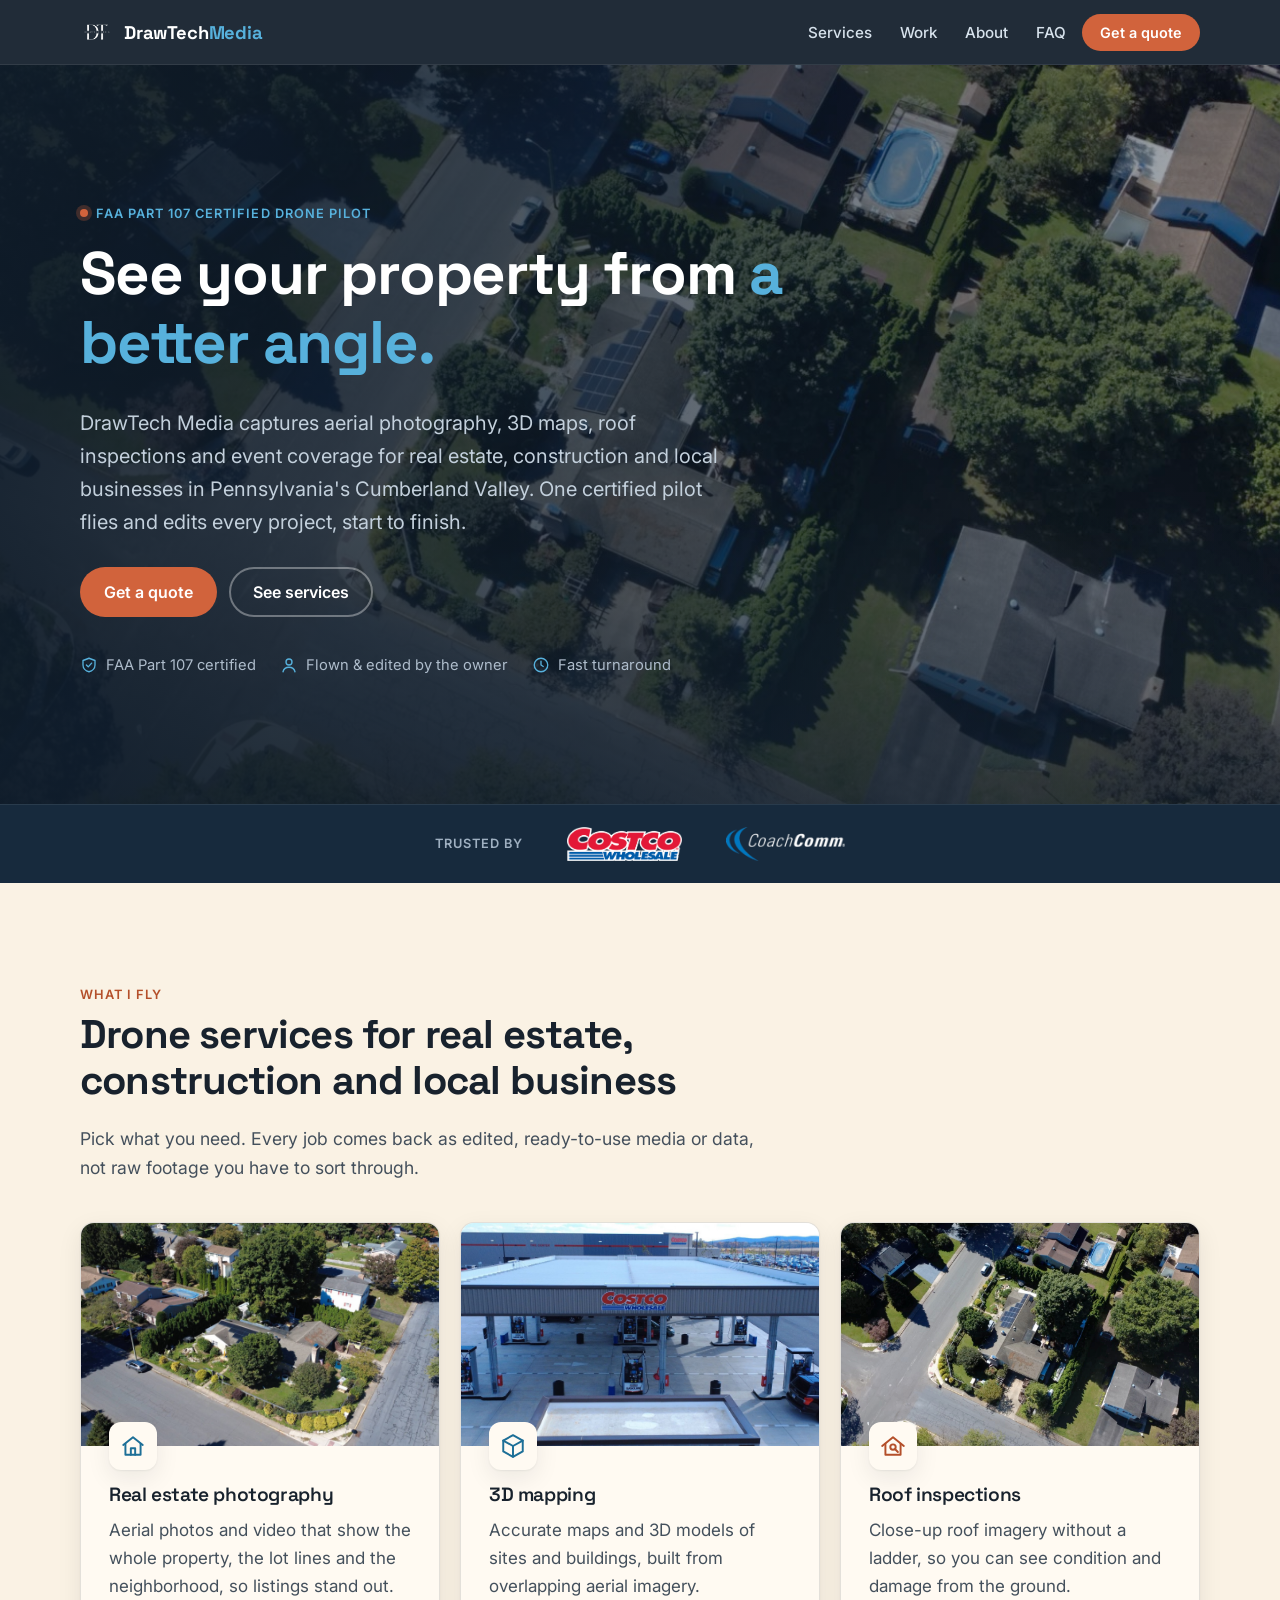
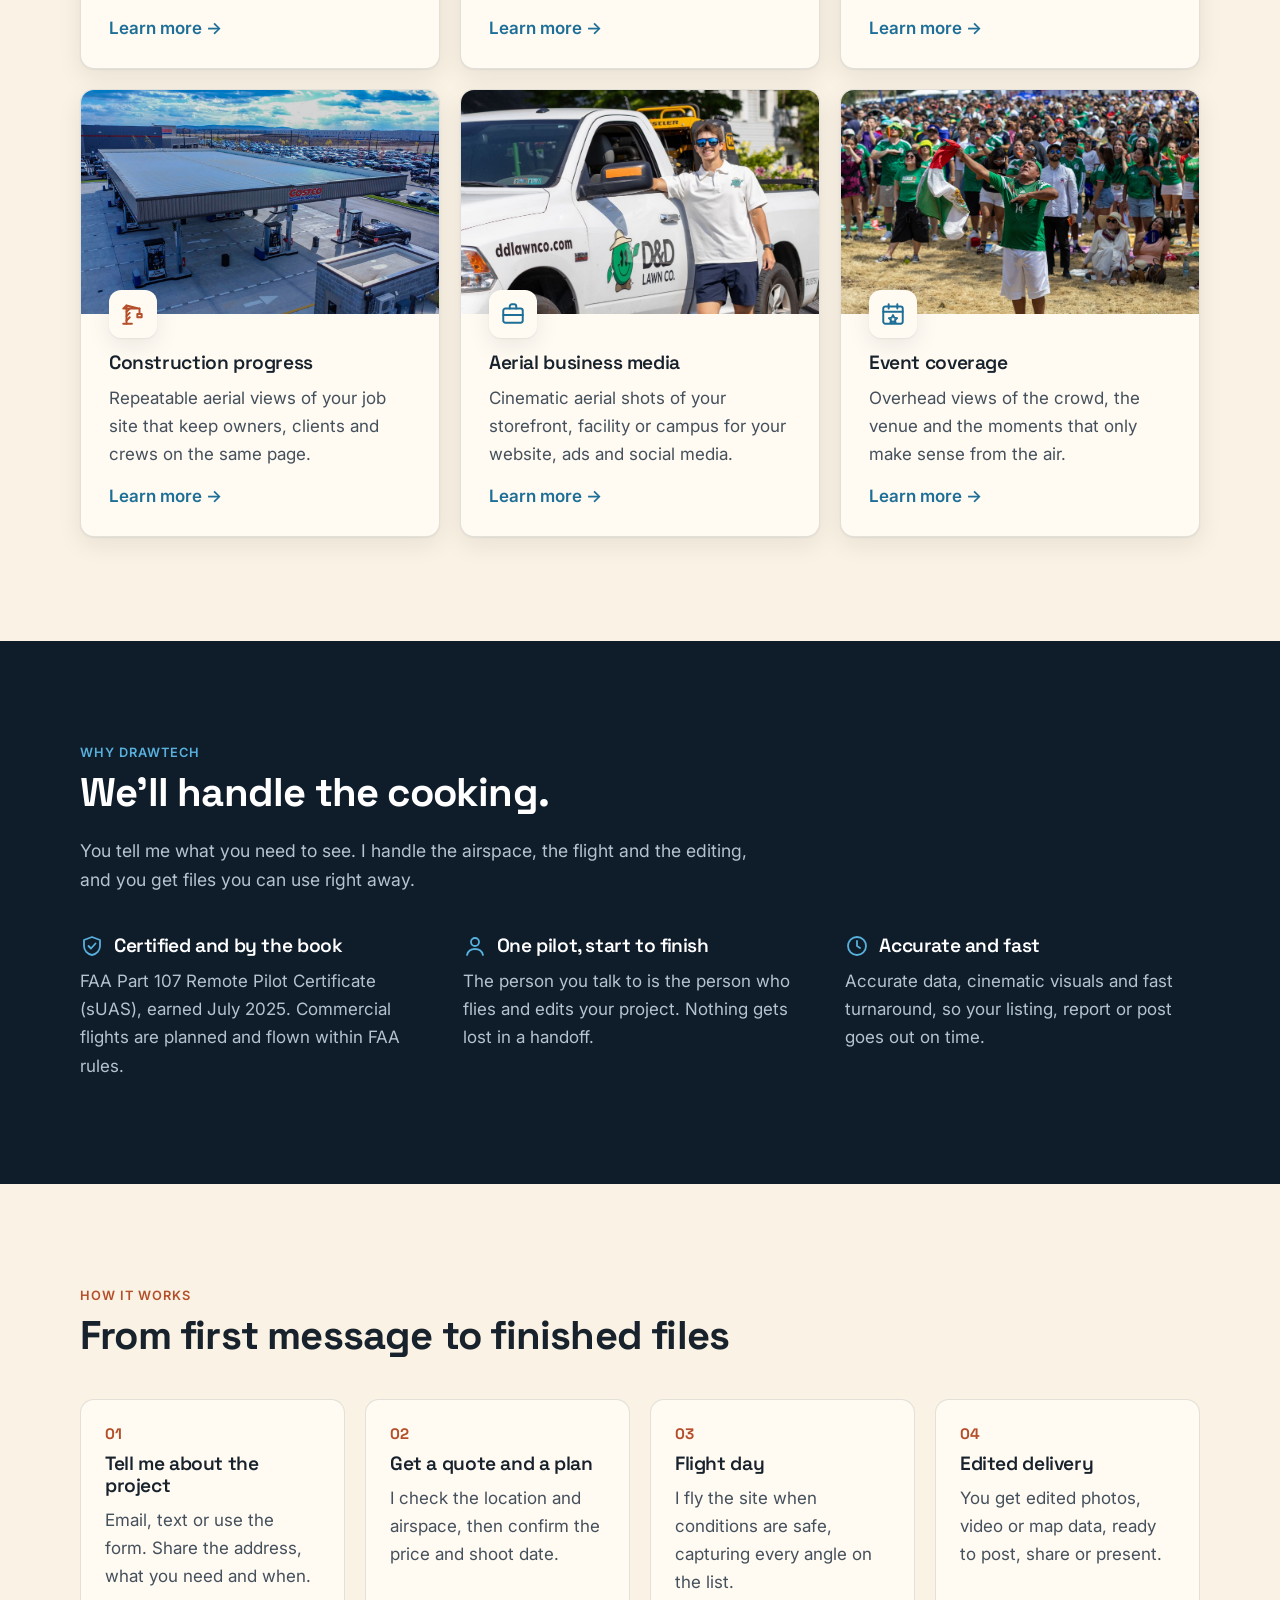
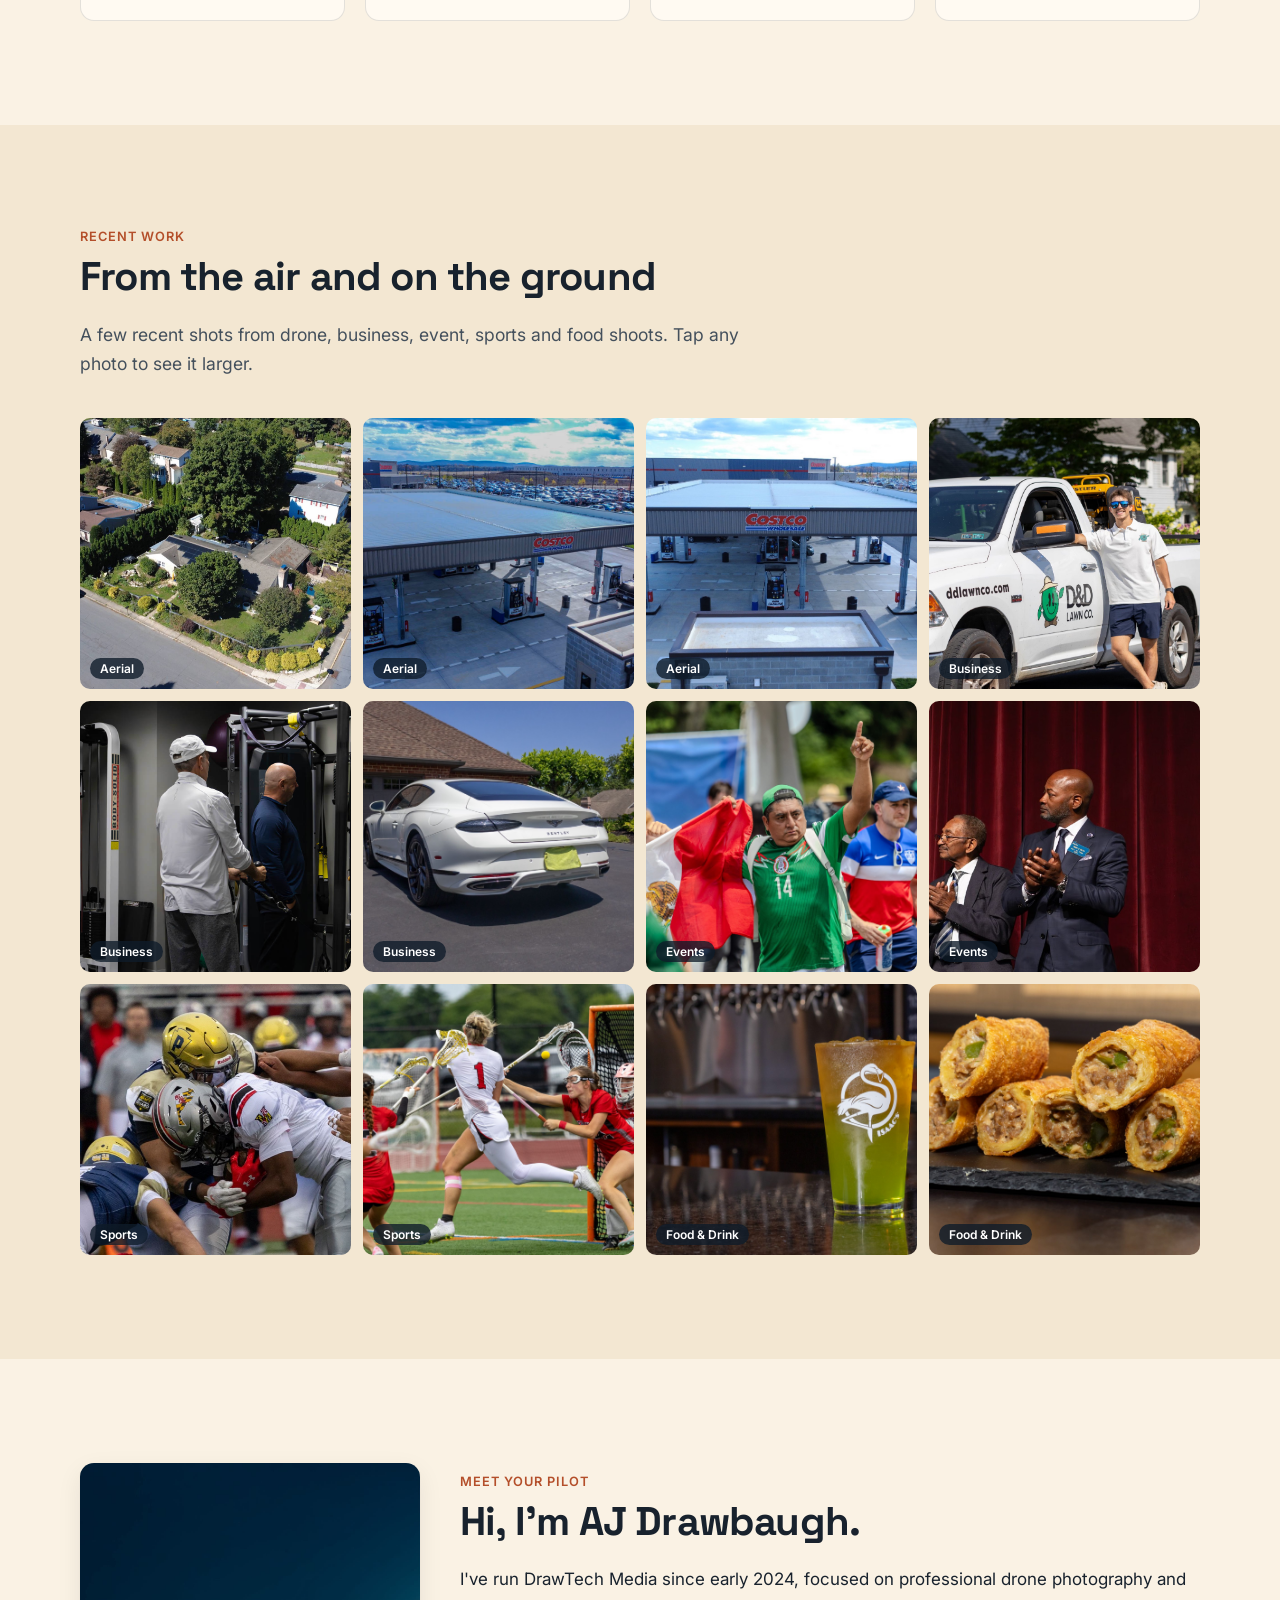
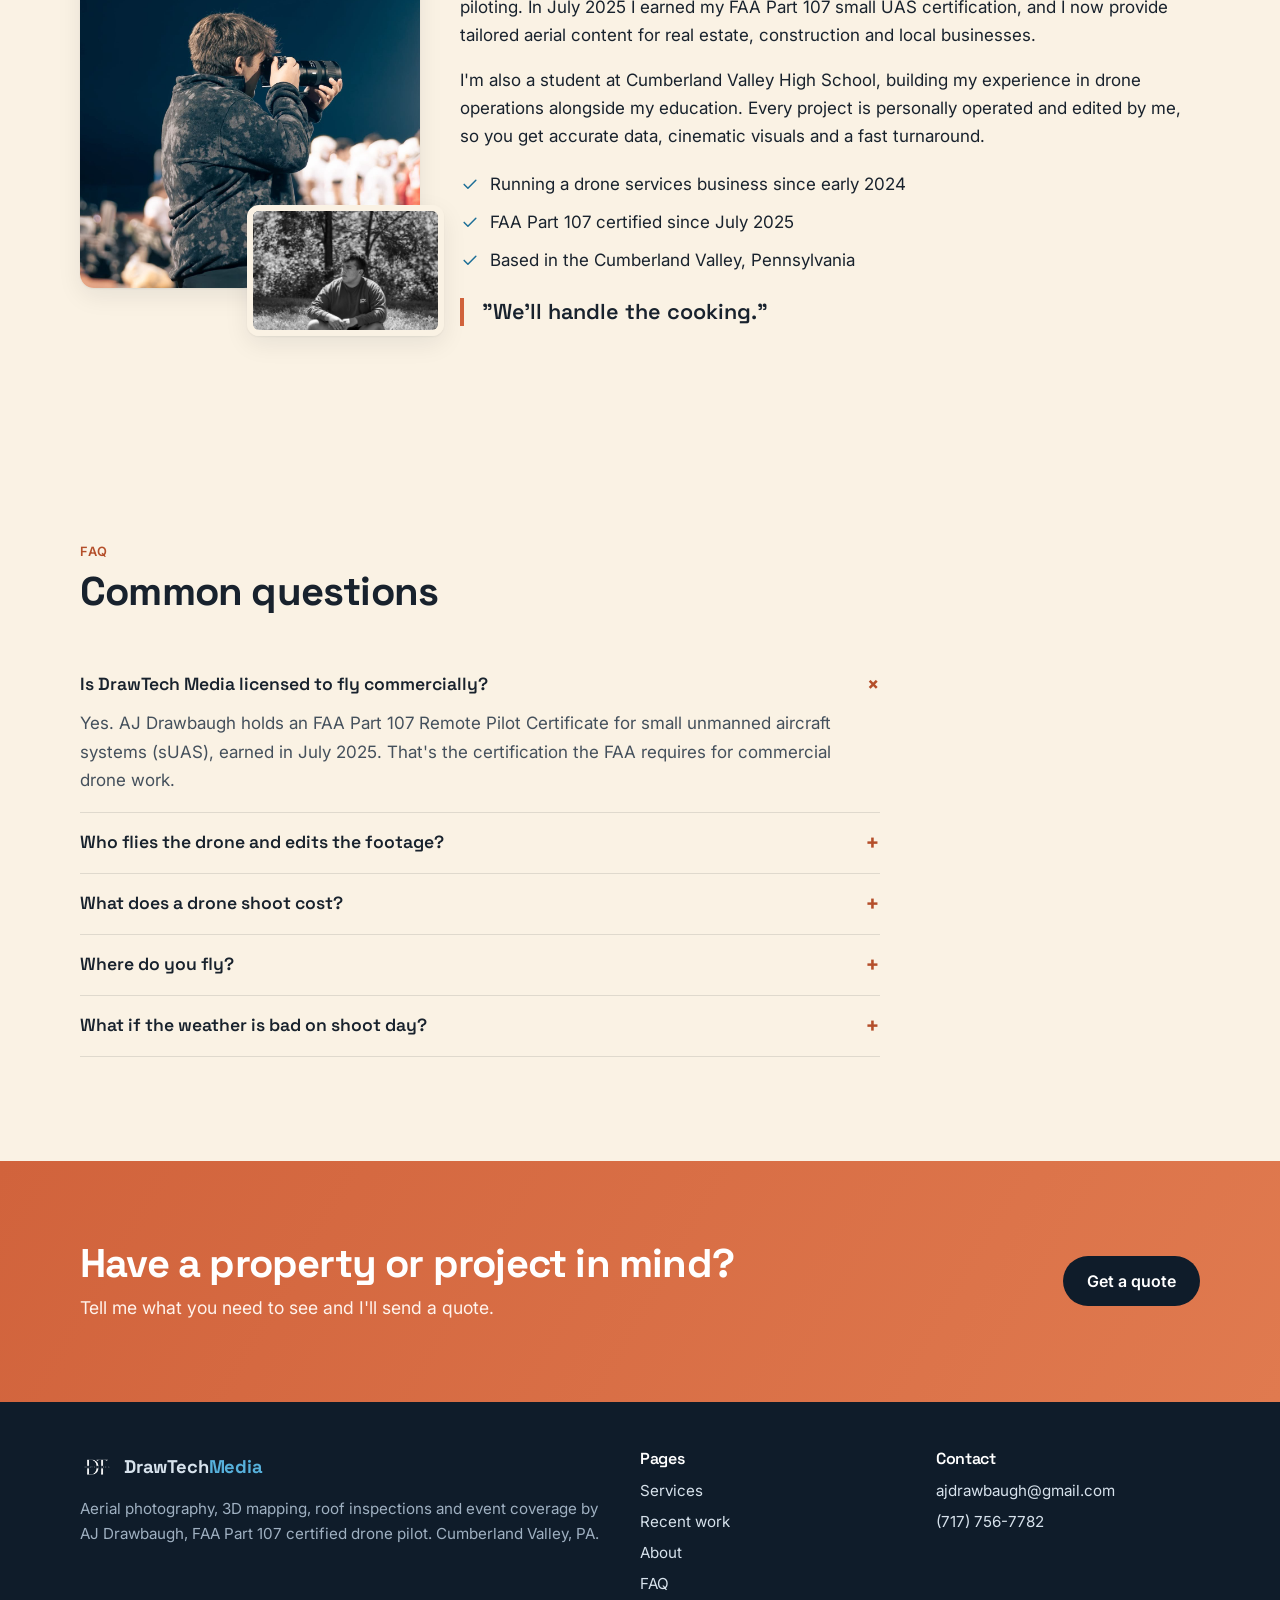
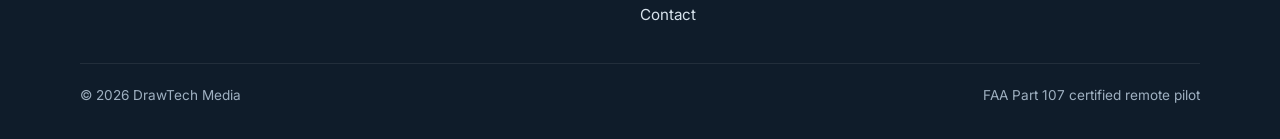
<file: index.html>
<!DOCTYPE html>
<html lang="en">
<head>
<meta charset="utf-8">
<meta name="viewport" content="width=device-width, initial-scale=1">
<title>DrawTech Media | Drone Photography &amp; Mapping, Cumberland Valley PA</title>
<meta name="description" content="FAA Part 107 certified drone pilot in Pennsylvania's Cumberland Valley. Aerial real estate photos, 3D mapping, roof inspections and event coverage.">
<link rel="canonical" href="https://drawtechmedia.com/">
<meta name="theme-color" content="#0f1c2a">
<meta property="og:type" content="website">
<meta property="og:site_name" content="DrawTech Media">
<meta property="og:title" content="DrawTech Media | Drone Photography &amp; Mapping">
<meta property="og:description" content="Aerial photography, 3D mapping, roof inspections and event coverage from an FAA Part 107 certified pilot in the Cumberland Valley, PA.">
<meta property="og:url" content="https://drawtechmedia.com/">
<meta property="og:image" content="https://drawtechmedia.com/img/og.jpg">
<meta name="twitter:card" content="summary_large_image">
<link rel="icon" href="favicon.png" type="image/png">
<link rel="apple-touch-icon" href="apple-touch-icon.png">
<link rel="preconnect" href="https://fonts.googleapis.com">
<link rel="preconnect" href="https://fonts.gstatic.com" crossorigin>
<link href="https://fonts.googleapis.com/css2?family=Inter:wght@400;500;600&family=Space+Grotesk:wght@500;600;700&display=swap" rel="stylesheet">
<link rel="stylesheet" href="styles.css">
<script type="application/ld+json">
{
  "@context": "https://schema.org",
  "@graph": [
    {
      "@type": "LocalBusiness",
      "@id": "https://drawtechmedia.com/#business",
      "name": "DrawTech Media",
      "slogan": "We'll handle the cooking.",
      "description": "Drone services business offering aerial photography, 3D mapping, roof inspections, construction progress updates and event coverage for real estate, construction and local businesses.",
      "url": "https://drawtechmedia.com/",
      "image": "https://drawtechmedia.com/img/og.jpg",
      "logo": "https://drawtechmedia.com/img/logo-dt-white.png",
      "email": "ajdrawbaugh@gmail.com",
      "telephone": "+1-717-756-7782",
      "foundingDate": "2024",
      "areaServed": { "@type": "Place", "name": "Cumberland Valley, Pennsylvania" },
      "founder": { "@id": "https://drawtechmedia.com/#aj" },
      "knowsAbout": ["Drone photography", "Aerial videography", "3D mapping", "Photogrammetry", "Roof inspection", "Real estate photography"],
      "hasOfferCatalog": {
        "@type": "OfferCatalog",
        "name": "Drone services",
        "itemListElement": [
          { "@type": "Offer", "itemOffered": { "@type": "Service", "name": "Aerial real estate photography" } },
          { "@type": "Offer", "itemOffered": { "@type": "Service", "name": "Aerial business media" } },
          { "@type": "Offer", "itemOffered": { "@type": "Service", "name": "Aerial event coverage" } },
          { "@type": "Offer", "itemOffered": { "@type": "Service", "name": "3D mapping" } },
          { "@type": "Offer", "itemOffered": { "@type": "Service", "name": "Drone roof inspections" } },
          { "@type": "Offer", "itemOffered": { "@type": "Service", "name": "Construction site progress updates" } }
        ]
      }
    },
    {
      "@type": "Person",
      "@id": "https://drawtechmedia.com/#aj",
      "name": "AJ Drawbaugh",
      "jobTitle": "Owner and FAA Part 107 certified drone pilot",
      "worksFor": { "@id": "https://drawtechmedia.com/#business" },
      "hasCredential": {
        "@type": "EducationalOccupationalCredential",
        "name": "FAA Part 107 Remote Pilot Certificate (Small UAS)",
        "credentialCategory": "certification",
        "recognizedBy": { "@type": "GovernmentOrganization", "name": "Federal Aviation Administration" }
      },
      "image": "https://drawtechmedia.com/img/aj-portrait.jpg"
    },
    {
      "@type": "FAQPage",
      "mainEntity": [
        { "@type": "Question", "name": "Is DrawTech Media licensed to fly commercially?",
          "acceptedAnswer": { "@type": "Answer", "text": "Yes. AJ Drawbaugh holds an FAA Part 107 Remote Pilot Certificate for small unmanned aircraft systems (sUAS), earned in July 2025, which is the certification the FAA requires for commercial drone work." } },
        { "@type": "Question", "name": "Who flies the drone and edits the footage?",
          "acceptedAnswer": { "@type": "Answer", "text": "AJ does. Every DrawTech Media project is personally flown and edited by AJ Drawbaugh, from planning the flight to delivering the final files." } },
        { "@type": "Question", "name": "What does a drone shoot cost?",
          "acceptedAnswer": { "@type": "Answer", "text": "Pricing depends on the type of project, the size of the site and what you need delivered. Send the project details by email, text or the contact form and AJ will reply with a quote." } },
        { "@type": "Question", "name": "Where does DrawTech Media fly?",
          "acceptedAnswer": { "@type": "Answer", "text": "DrawTech Media is based in Pennsylvania's Cumberland Valley. If your project is outside the area, reach out and ask." } },
        { "@type": "Question", "name": "What happens if the weather is bad on shoot day?",
          "acceptedAnswer": { "@type": "Answer", "text": "Drone flights only happen when conditions are safe and legal to fly. If wind, rain or visibility rule out a flight, the shoot is rescheduled." } }
      ]
    }
  ]
}
</script>
</head>
<body>
<a class="skip" href="#main">Skip to content</a>

<header class="site-header">
  <nav class="wrap nav" aria-label="Main">
    <a class="brand" href="index.html" aria-label="DrawTech Media home">
      <img src="img/logo-dt-white.png" alt="" width="34" height="34">
      <span>DrawTech<b>Media</b></span>
    </a>
    <ul>
      <li><a class="link" href="services.html">Services</a></li>
      <li><a class="link hide-sm" href="index.html#work">Work</a></li>
      <li><a class="link hide-sm" href="index.html#about">About</a></li>
      <li><a class="link hide-sm" href="index.html#faq">FAQ</a></li>
      <li><a class="btn btn-primary btn-sm" href="contact.html">Get a quote</a></li>
    </ul>
  </nav>
</header>

<main id="main">
  <section class="hero hero-media" style="padding:0">
    <video class="hero-video" autoplay muted loop playsinline preload="metadata" poster="img/drone-house-poster.jpg" aria-hidden="true">
      <source src="video/drone-house.mp4" type="video/mp4">
    </video>
    <div class="hero-shade" aria-hidden="true"></div>
    <div class="wrap">
      <div class="hero-inner">
        <span class="eyebrow">FAA Part 107 certified drone pilot</span>
        <h1>See your property from <em>a better angle.</em></h1>
        <p class="lede">DrawTech Media captures aerial photography, 3D maps, roof inspections and event coverage for real estate, construction and local businesses in Pennsylvania's Cumberland Valley. One certified pilot flies and edits every project, start to finish.</p>
        <div class="actions">
          <a class="btn btn-primary" href="contact.html">Get a quote</a>
          <a class="btn btn-ghost" href="services.html">See services</a>
        </div>
        <ul class="trust">
          <li><svg aria-hidden="true"><use href="icons.svg#i-shield"/></svg>FAA Part 107 certified</li>
          <li><svg aria-hidden="true"><use href="icons.svg#i-user"/></svg>Flown &amp; edited by the owner</li>
          <li><svg aria-hidden="true"><use href="icons.svg#i-clock"/></svg>Fast turnaround</li>
        </ul>
      </div>
    </div>
  </section>

  <div class="clients">
    <div class="wrap">
      <span>Trusted by</span>
      <img src="img/client-costco-dark.png" alt="Costco Wholesale" width="559" height="165">
      <img src="img/client-coachcomm-dark.png" alt="CoachComm" width="274" height="78">
    </div>
  </div>

  <section id="services">
    <div class="wrap">
      <div class="section-head">
        <span class="kicker">What I fly</span>
        <h2>Drone services for real estate, construction and local business</h2>
        <p>Pick what you need. Every job comes back as edited, ready-to-use media or data, not raw footage you have to sort through.</p>
      </div>
      <div class="grid grid-3">
        <a class="card card-photo" href="services.html#real-estate">
          <img class="card-img" src="img/house-aerial.jpg" alt="Drone photo of a home on a corner lot" loading="lazy">
          <div class="icon"><svg aria-hidden="true"><use href="icons.svg#i-home"/></svg></div>
          <h3>Real estate photography</h3>
          <p>Aerial photos and video that show the whole property, the lot lines and the neighborhood, so listings stand out.</p>
          <span class="more">Learn more &rarr;</span>
        </a>
        <a class="card card-photo" href="services.html#mapping">
          <img class="card-img" src="img/costco-aerial.jpg" alt="Top-down drone photo of a Costco fuel station" loading="lazy">
          <div class="icon"><svg aria-hidden="true"><use href="icons.svg#i-cube"/></svg></div>
          <h3>3D mapping</h3>
          <p>Accurate maps and 3D models of sites and buildings, built from overlapping aerial imagery.</p>
          <span class="more">Learn more &rarr;</span>
        </a>
        <a class="card card-photo" href="services.html#roof">
          <img class="card-img" src="img/drone-house-poster.jpg" alt="Aerial view over neighborhood rooftops" loading="lazy">
          <div class="icon ember"><svg aria-hidden="true"><use href="icons.svg#i-roof"/></svg></div>
          <h3>Roof inspections</h3>
          <p>Close-up roof imagery without a ladder, so you can see condition and damage from the ground.</p>
          <span class="more">Learn more &rarr;</span>
        </a>
        <a class="card card-photo" href="services.html#construction">
          <img class="card-img" src="img/costco-sky.jpg" alt="Drone shot of a fuel station canopy under a dramatic sky" loading="lazy">
          <div class="icon ember"><svg aria-hidden="true"><use href="icons.svg#i-crane"/></svg></div>
          <h3>Construction progress</h3>
          <p>Repeatable aerial views of your job site that keep owners, clients and crews on the same page.</p>
          <span class="more">Learn more &rarr;</span>
        </a>
        <a class="card card-photo" href="services.html#business">
          <img class="card-img" src="img/dd-landscaping-truck.jpg" alt="D&amp;D Landscaping owner beside the branded company truck" loading="lazy">
          <div class="icon"><svg aria-hidden="true"><use href="icons.svg#i-briefcase"/></svg></div>
          <h3>Aerial business media</h3>
          <p>Cinematic aerial shots of your storefront, facility or campus for your website, ads and social media.</p>
          <span class="more">Learn more &rarr;</span>
        </a>
        <a class="card card-photo" href="services.html#events">
          <img class="card-img" src="img/fanfest-crowd.jpg" alt="Packed crowd at the FIFA Fan Festival in Philadelphia" loading="lazy">
          <div class="icon"><svg aria-hidden="true"><use href="icons.svg#i-event"/></svg></div>
          <h3>Event coverage</h3>
          <p>Overhead views of the crowd, the venue and the moments that only make sense from the air.</p>
          <span class="more">Learn more &rarr;</span>
        </a>
      </div>
    </div>
  </section>

  <section class="dark">
    <div class="wrap">
      <div class="section-head">
        <span class="kicker">Why DrawTech</span>
        <h2>We'll handle the cooking.</h2>
        <p>You tell me what you need to see. I handle the airspace, the flight and the editing, and you get files you can use right away.</p>
      </div>
      <div class="values">
        <div class="value">
          <h3><svg aria-hidden="true"><use href="icons.svg#i-shield"/></svg>Certified and by the book</h3>
          <p>FAA Part 107 Remote Pilot Certificate (sUAS), earned July 2025. Commercial flights are planned and flown within FAA rules.</p>
        </div>
        <div class="value">
          <h3><svg aria-hidden="true"><use href="icons.svg#i-user"/></svg>One pilot, start to finish</h3>
          <p>The person you talk to is the person who flies and edits your project. Nothing gets lost in a handoff.</p>
        </div>
        <div class="value">
          <h3><svg aria-hidden="true"><use href="icons.svg#i-clock"/></svg>Accurate and fast</h3>
          <p>Accurate data, cinematic visuals and fast turnaround, so your listing, report or post goes out on time.</p>
        </div>
      </div>
    </div>
  </section>

  <section>
    <div class="wrap">
      <div class="section-head">
        <span class="kicker">How it works</span>
        <h2>From first message to finished files</h2>
      </div>
      <ol class="steps">
        <li><h3>Tell me about the project</h3><p>Email, text or use the form. Share the address, what you need and when.</p></li>
        <li><h3>Get a quote and a plan</h3><p>I check the location and airspace, then confirm the price and shoot date.</p></li>
        <li><h3>Flight day</h3><p>I fly the site when conditions are safe, capturing every angle on the list.</p></li>
        <li><h3>Edited delivery</h3><p>You get edited photos, video or map data, ready to post, share or present.</p></li>
      </ol>
    </div>
  </section>

  <section class="alt" id="work">
    <div class="wrap">
      <div class="section-head">
        <span class="kicker">Recent work</span>
        <h2>From the air and on the ground</h2>
        <p>A few recent shots from drone, business, event, sports and food shoots. Tap any photo to see it larger.</p>
      </div>
      <div class="gallery">
        <a class="shot" href="img/house-aerial.jpg" data-cat="Aerial"><img src="img/house-aerial.jpg" alt="Drone photo of a home on a corner lot" loading="lazy"><span>Aerial</span></a>
        <a class="shot" href="img/costco-sky.jpg" data-cat="Aerial"><img src="img/costco-sky.jpg" alt="Drone shot of the Costco fuel station canopy under a dramatic sky" loading="lazy"><span>Aerial</span></a>
        <a class="shot" href="img/costco-aerial.jpg" data-cat="Aerial"><img src="img/costco-aerial.jpg" alt="Drone photo of a Costco fuel station" loading="lazy"><span>Aerial</span></a>
        <a class="shot" href="img/dd-landscaping-truck.jpg" data-cat="Business"><img src="img/dd-landscaping-truck.jpg" alt="D&amp;D Landscaping owner beside the branded company truck" loading="lazy"><span>Business</span></a>
        <a class="shot" href="img/gym-business.jpg" data-cat="Business"><img src="img/gym-business.jpg" alt="Inside a fitness facility" loading="lazy"><span>Business</span></a>
        <a class="shot" href="img/porsche.jpg" data-cat="Business"><img src="img/porsche.jpg" alt="Luxury car in front of a home" loading="lazy"><span>Business</span></a>
        <a class="shot" href="img/fanfest-flag.jpg" data-cat="Events"><img src="img/fanfest-flag.jpg" alt="Mexico fan waving a flag at the FIFA Fan Festival in Philadelphia" loading="lazy"><span>Events</span></a>
        <a class="shot" href="img/event-stage.jpg" data-cat="Events"><img src="img/event-stage.jpg" alt="Speakers applauding on stage at a banquet" loading="lazy"><span>Events</span></a>
        <a class="shot" href="img/football-action.jpg" data-cat="Sports"><img src="img/football-action.jpg" alt="Football players colliding at the line of scrimmage" loading="lazy"><span>Sports</span></a>
        <a class="shot" href="img/lacrosse-shot.jpg" data-cat="Sports"><img src="img/lacrosse-shot.jpg" alt="Lacrosse player shooting on goal past a diving defender" loading="lazy"><span>Sports</span></a>
        <a class="shot" href="img/food-isaacs-drink.jpg" data-cat="Food &amp; Drink"><img src="img/food-isaacs-drink.jpg" alt="Branded Isaac's cocktail on the bar with beer taps behind" loading="lazy"><span>Food &amp; Drink</span></a>
        <a class="shot" href="img/food-egg-rolls.jpg" data-cat="Food &amp; Drink"><img src="img/food-egg-rolls.jpg" alt="Cheesesteak egg rolls stacked with dipping sauce" loading="lazy"><span>Food &amp; Drink</span></a>
      </div>
    </div>
  </section>

  <section id="about">
    <div class="wrap about">
      <div class="about-photos">
        <img class="about-main" src="img/about-sideline.jpg" alt="AJ Drawbaugh shooting from the sideline at a night football game" width="1206" height="1508" loading="lazy">
        <img class="about-inset" src="img/aj-portrait.jpg" alt="AJ Drawbaugh, founder of DrawTech Media" width="1800" height="1199" loading="lazy">
      </div>
      <div>
        <span class="kicker">Meet your pilot</span>
        <h2>Hi, I'm AJ Drawbaugh.</h2>
        <p>I've run DrawTech Media since early 2024, focused on professional drone photography and piloting. In July 2025 I earned my FAA Part 107 small UAS certification, and I now provide tailored aerial content for real estate, construction and local businesses.</p>
        <p>I'm also a student at Cumberland Valley High School, building my experience in drone operations alongside my education. Every project is personally operated and edited by me, so you get accurate data, cinematic visuals and a fast turnaround.</p>
        <ul class="facts">
          <li><svg aria-hidden="true"><use href="icons.svg#i-check"/></svg>Running a drone services business since early 2024</li>
          <li><svg aria-hidden="true"><use href="icons.svg#i-check"/></svg>FAA Part 107 certified since July 2025</li>
          <li><svg aria-hidden="true"><use href="icons.svg#i-check"/></svg>Based in the Cumberland Valley, Pennsylvania</li>
        </ul>
        <blockquote>"We'll handle the cooking."</blockquote>
      </div>
    </div>
  </section>

  <section id="faq">
    <div class="wrap">
      <div class="section-head">
        <span class="kicker">FAQ</span>
        <h2>Common questions</h2>
      </div>
      <div class="faq">
        <details open>
          <summary>Is DrawTech Media licensed to fly commercially?</summary>
          <p>Yes. AJ Drawbaugh holds an FAA Part 107 Remote Pilot Certificate for small unmanned aircraft systems (sUAS), earned in July 2025. That's the certification the FAA requires for commercial drone work.</p>
        </details>
        <details>
          <summary>Who flies the drone and edits the footage?</summary>
          <p>I do. Every project is personally flown and edited by me, from planning the flight to delivering the final files.</p>
        </details>
        <details>
          <summary>What does a drone shoot cost?</summary>
          <p>It depends on the type of project, the size of the site and what you need delivered. <a href="contact.html">Send me the details</a> and I'll reply with a quote.</p>
        </details>
        <details>
          <summary>Where do you fly?</summary>
          <p>DrawTech Media is based in Pennsylvania's Cumberland Valley. If your project is outside the area, reach out and ask.</p>
        </details>
        <details>
          <summary>What if the weather is bad on shoot day?</summary>
          <p>I only fly when conditions are safe and legal. If wind, rain or visibility rule out a flight, we reschedule.</p>
        </details>
      </div>
    </div>
  </section>

  <div class="cta-band">
    <div class="wrap">
      <div>
        <h2>Have a property or project in mind?</h2>
        <p>Tell me what you need to see and I'll send a quote.</p>
      </div>
      <a class="btn btn-dark" href="contact.html">Get a quote</a>
    </div>
  </div>
</main>

<footer class="site-footer">
  <div class="wrap">
    <div class="footer-grid">
      <div>
        <a class="brand" href="index.html"><img src="img/logo-dt-white.png" alt="" width="34" height="34"><span>DrawTech<b>Media</b></span></a>
        <p>Aerial photography, 3D mapping, roof inspections and event coverage by AJ Drawbaugh, FAA Part 107 certified drone pilot. Cumberland Valley, PA.</p>
      </div>
      <div>
        <h3>Pages</h3>
        <ul>
          <li><a href="services.html">Services</a></li>
          <li><a href="index.html#work">Recent work</a></li>
          <li><a href="index.html#about">About</a></li>
          <li><a href="index.html#faq">FAQ</a></li>
          <li><a href="contact.html">Contact</a></li>
        </ul>
      </div>
      <div>
        <h3>Contact</h3>
        <ul>
          <li><a href="mailto:ajdrawbaugh@gmail.com">ajdrawbaugh@gmail.com</a></li>
          <li><a href="tel:+17177567782">(717) 756-7782</a></li>
        </ul>
      </div>
    </div>
    <div class="legal">
      <span>&copy; <span id="yr">2026</span> DrawTech Media</span>
      <span>FAA Part 107 certified remote pilot</span>
    </div>
  </div>
</footer>
<dialog class="lightbox" id="lb" aria-label="Photo viewer">
  <button class="lb-close" type="button" aria-label="Close">&times;</button>
  <img id="lbImg" alt="">
  <p id="lbCap"></p>
</dialog>
<script>
(function () {
  var lb = document.getElementById('lb'), img = document.getElementById('lbImg'), cap = document.getElementById('lbCap');
  if (!lb.showModal) return;
  document.querySelectorAll('.shot').forEach(function (a) {
    a.addEventListener('click', function (e) {
      e.preventDefault();
      var i = a.querySelector('img'); img.src = a.href; img.alt = i.alt; cap.textContent = i.alt; lb.showModal();
    });
  });
  lb.addEventListener('click', function (e) { if (e.target === lb || e.target.classList.contains('lb-close')) lb.close(); });
})();
</script>
<script>document.getElementById('yr').textContent=new Date().getFullYear();</script>
</body>
</html>
</file>
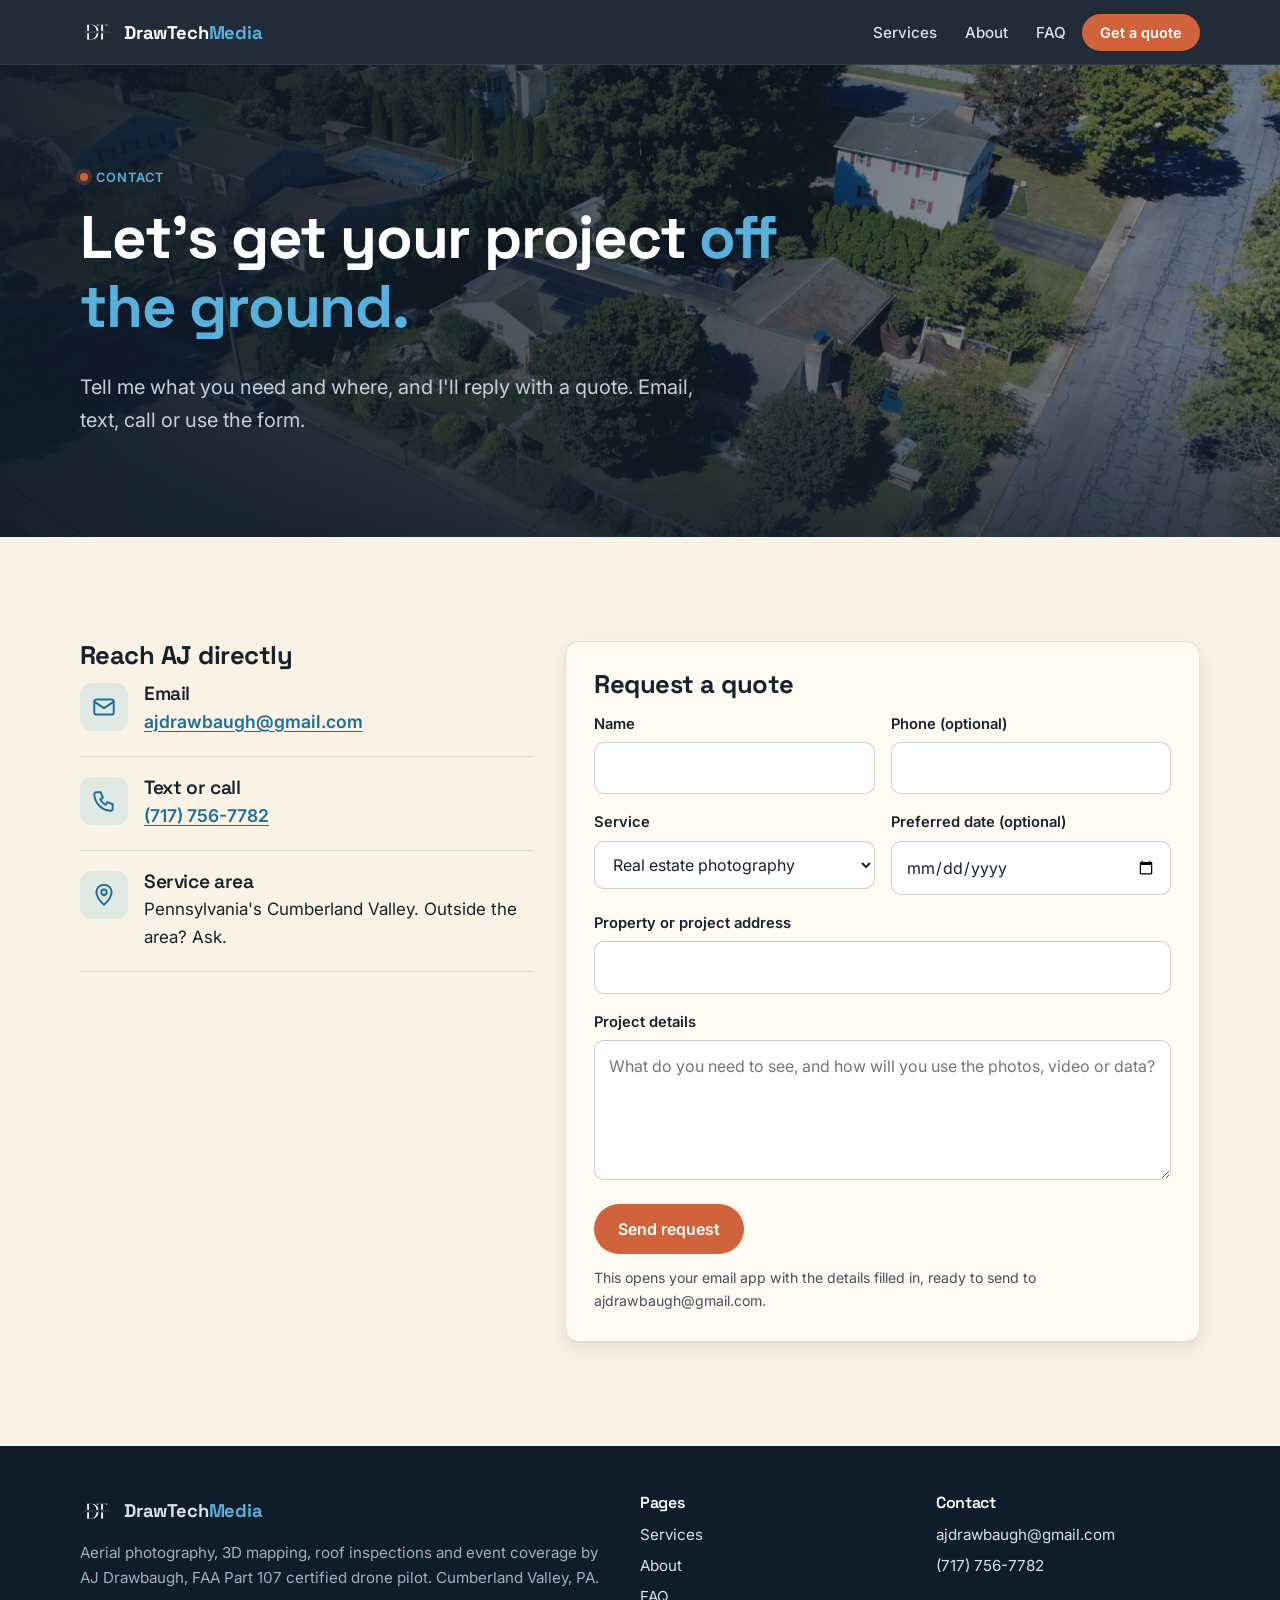
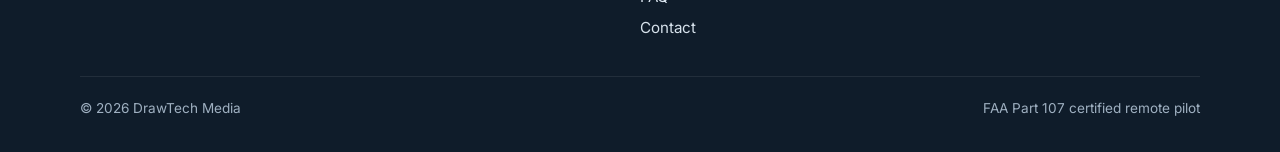
<file: contact.html>
<!DOCTYPE html>
<html lang="en">
<head>
<meta charset="utf-8">
<meta name="viewport" content="width=device-width, initial-scale=1">
<meta name="theme-color" content="#0f1c2a">
<meta property="og:type" content="website">
<meta property="og:site_name" content="DrawTech Media">
<meta property="og:image" content="https://drawtechmedia.com/img/og.jpg">
<meta name="twitter:card" content="summary_large_image">
<link rel="icon" href="favicon.png" type="image/png">
<link rel="apple-touch-icon" href="apple-touch-icon.png">
<link rel="preconnect" href="https://fonts.googleapis.com">
<link rel="preconnect" href="https://fonts.gstatic.com" crossorigin>
<link href="https://fonts.googleapis.com/css2?family=Inter:wght@400;500;600&family=Space+Grotesk:wght@500;600;700&display=swap" rel="stylesheet">
<link rel="stylesheet" href="styles.css">
<title>Contact &amp; Quotes | DrawTech Media Drone Services</title>
<meta name="description" content="Request a drone photography, mapping or inspection quote from DrawTech Media. Email ajdrawbaugh@gmail.com or call or text (717) 756-7782.">
<link rel="canonical" href="https://drawtechmedia.com/contact.html">
<meta property="og:title" content="Contact &amp; Quotes | DrawTech Media Drone Services">
<meta property="og:description" content="Request a drone photography, mapping or inspection quote from DrawTech Media. Email ajdrawbaugh@gmail.com or call or text (717) 756-7782.">
<meta property="og:url" content="https://drawtechmedia.com/contact.html">
</head>
<body>
<a class="skip" href="#main">Skip to content</a>

<header class="site-header">
  <nav class="wrap nav" aria-label="Main">
    <a class="brand" href="index.html" aria-label="DrawTech Media home">
      <img src="img/logo-dt-white.png" alt="" width="34" height="34">
      <span>DrawTech<b>Media</b></span>
    </a>
    <ul>
      <li><a class="link" href="services.html">Services</a></li>
      <li><a class="link hide-sm" href="index.html#about">About</a></li>
      <li><a class="link hide-sm" href="index.html#faq">FAQ</a></li>
      <li><a class="btn btn-primary btn-sm" href="contact.html">Get a quote</a></li>
    </ul>
  </nav>
</header>

<main id="main">
  <section class="hero page-hero hero-media" style="padding:0">
    <img class="hero-photo" src="img/house-aerial.jpg" alt="" aria-hidden="true">
    <div class="hero-shade" aria-hidden="true"></div>
    <div class="wrap">
      <div class="hero-inner">
        <span class="eyebrow">Contact</span>
        <h1>Let's get your project <em>off the ground.</em></h1>
        <p class="lede">Tell me what you need and where, and I'll reply with a quote. Email, text, call or use the form.</p>
      </div>
    </div>
  </section>

  <section>
    <div class="wrap contact-grid">
      <div>
        <h2 style="font-size:1.6rem">Reach AJ directly</h2>
        <div class="contact-method">
          <div class="icon"><svg aria-hidden="true"><use href="icons.svg#i-mail"/></svg></div>
          <div><h3>Email</h3><a href="mailto:ajdrawbaugh@gmail.com?subject=Drone%20project%20quote">ajdrawbaugh@gmail.com</a></div>
        </div>
        <div class="contact-method">
          <div class="icon"><svg aria-hidden="true"><use href="icons.svg#i-phone"/></svg></div>
          <div><h3>Text or call</h3><a href="tel:+17177567782">(717) 756-7782</a></div>
        </div>
        <div class="contact-method">
          <div class="icon"><svg aria-hidden="true"><use href="icons.svg#i-pin"/></svg></div>
          <div><h3>Service area</h3><p style="margin:0">Pennsylvania's Cumberland Valley. Outside the area? Ask.</p></div>
        </div>
      </div>

      <div class="card">
        <h2 style="font-size:1.6rem">Request a quote</h2>
        <form id="quote" novalidate>
          <div class="row">
            <div class="field"><label for="name">Name</label><input id="name" name="name" autocomplete="name" required></div>
            <div class="field"><label for="phone">Phone (optional)</label><input id="phone" name="phone" type="tel" autocomplete="tel"></div>
          </div>
          <div class="row">
            <div class="field"><label for="service">Service</label>
              <select id="service" name="service">
                <option>Real estate photography</option>
                <option>3D mapping</option>
                <option>Roof inspection</option>
                <option>Construction progress</option>
                <option>Aerial business media</option>
                <option>Event coverage</option>
                <option>Not sure yet</option>
              </select>
            </div>
            <div class="field"><label for="date">Preferred date (optional)</label><input id="date" name="date" type="date"></div>
          </div>
          <div class="field"><label for="location">Property or project address</label><input id="location" name="location" autocomplete="street-address"></div>
          <div class="field"><label for="details">Project details</label><textarea id="details" name="details" placeholder="What do you need to see, and how will you use the photos, video or data?" required></textarea></div>
          <button class="btn btn-primary" type="submit">Send request</button>
          <p class="form-note">This opens your email app with the details filled in, ready to send to ajdrawbaugh@gmail.com.</p>
        </form>
      </div>
    </div>
  </section>
<script>
document.getElementById('quote').addEventListener('submit', function (e) {
  e.preventDefault();
  var f = e.target, v = function (n) { return (f.elements[n].value || '').trim(); };
  if (!v('name') || !v('details')) { (v('name') ? f.elements.details : f.elements.name).focus(); return; }
  var body = ['Name: ' + v('name'), 'Phone: ' + (v('phone') || '-'), 'Service: ' + v('service'),
    'Preferred date: ' + (v('date') || '-'), 'Location: ' + (v('location') || '-'), '', v('details')].join('\n');
  location.href = 'mailto:ajdrawbaugh@gmail.com?subject=' + encodeURIComponent('Quote request: ' + v('service')) +
    '&body=' + encodeURIComponent(body);
});
</script>
</main>

<footer class="site-footer">
  <div class="wrap">
    <div class="footer-grid">
      <div>
        <a class="brand" href="index.html"><img src="img/logo-dt-white.png" alt="" width="34" height="34"><span>DrawTech<b>Media</b></span></a>
        <p>Aerial photography, 3D mapping, roof inspections and event coverage by AJ Drawbaugh, FAA Part 107 certified drone pilot. Cumberland Valley, PA.</p>
      </div>
      <div>
        <h3>Pages</h3>
        <ul>
          <li><a href="services.html">Services</a></li>
          <li><a href="index.html#about">About</a></li>
          <li><a href="index.html#faq">FAQ</a></li>
          <li><a href="contact.html">Contact</a></li>
        </ul>
      </div>
      <div>
        <h3>Contact</h3>
        <ul>
          <li><a href="mailto:ajdrawbaugh@gmail.com">ajdrawbaugh@gmail.com</a></li>
          <li><a href="tel:+17177567782">(717) 756-7782</a></li>
        </ul>
      </div>
    </div>
    <div class="legal">
      <span>&copy; <span id="yr">2026</span> DrawTech Media</span>
      <span>FAA Part 107 certified remote pilot</span>
    </div>
  </div>
</footer>
<script>document.getElementById('yr').textContent=new Date().getFullYear();</script>
</body>
</html>
</file>
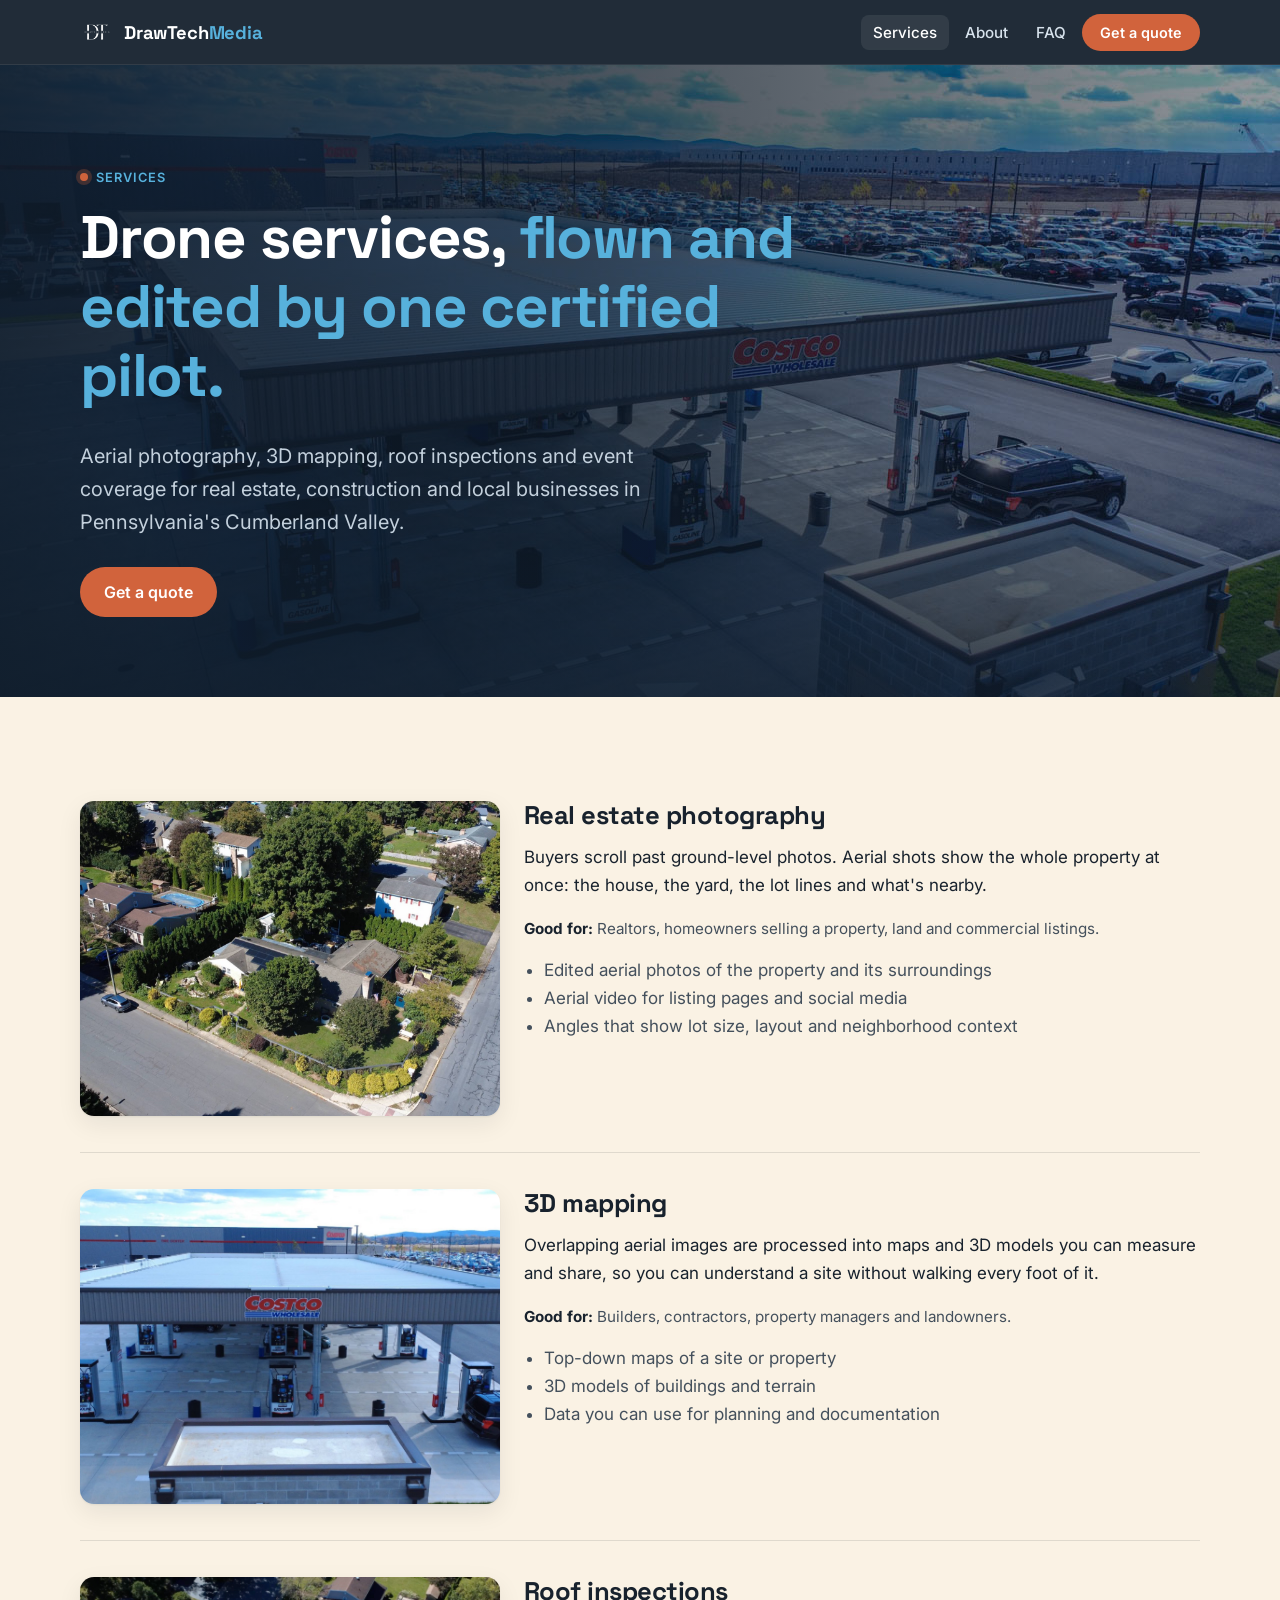
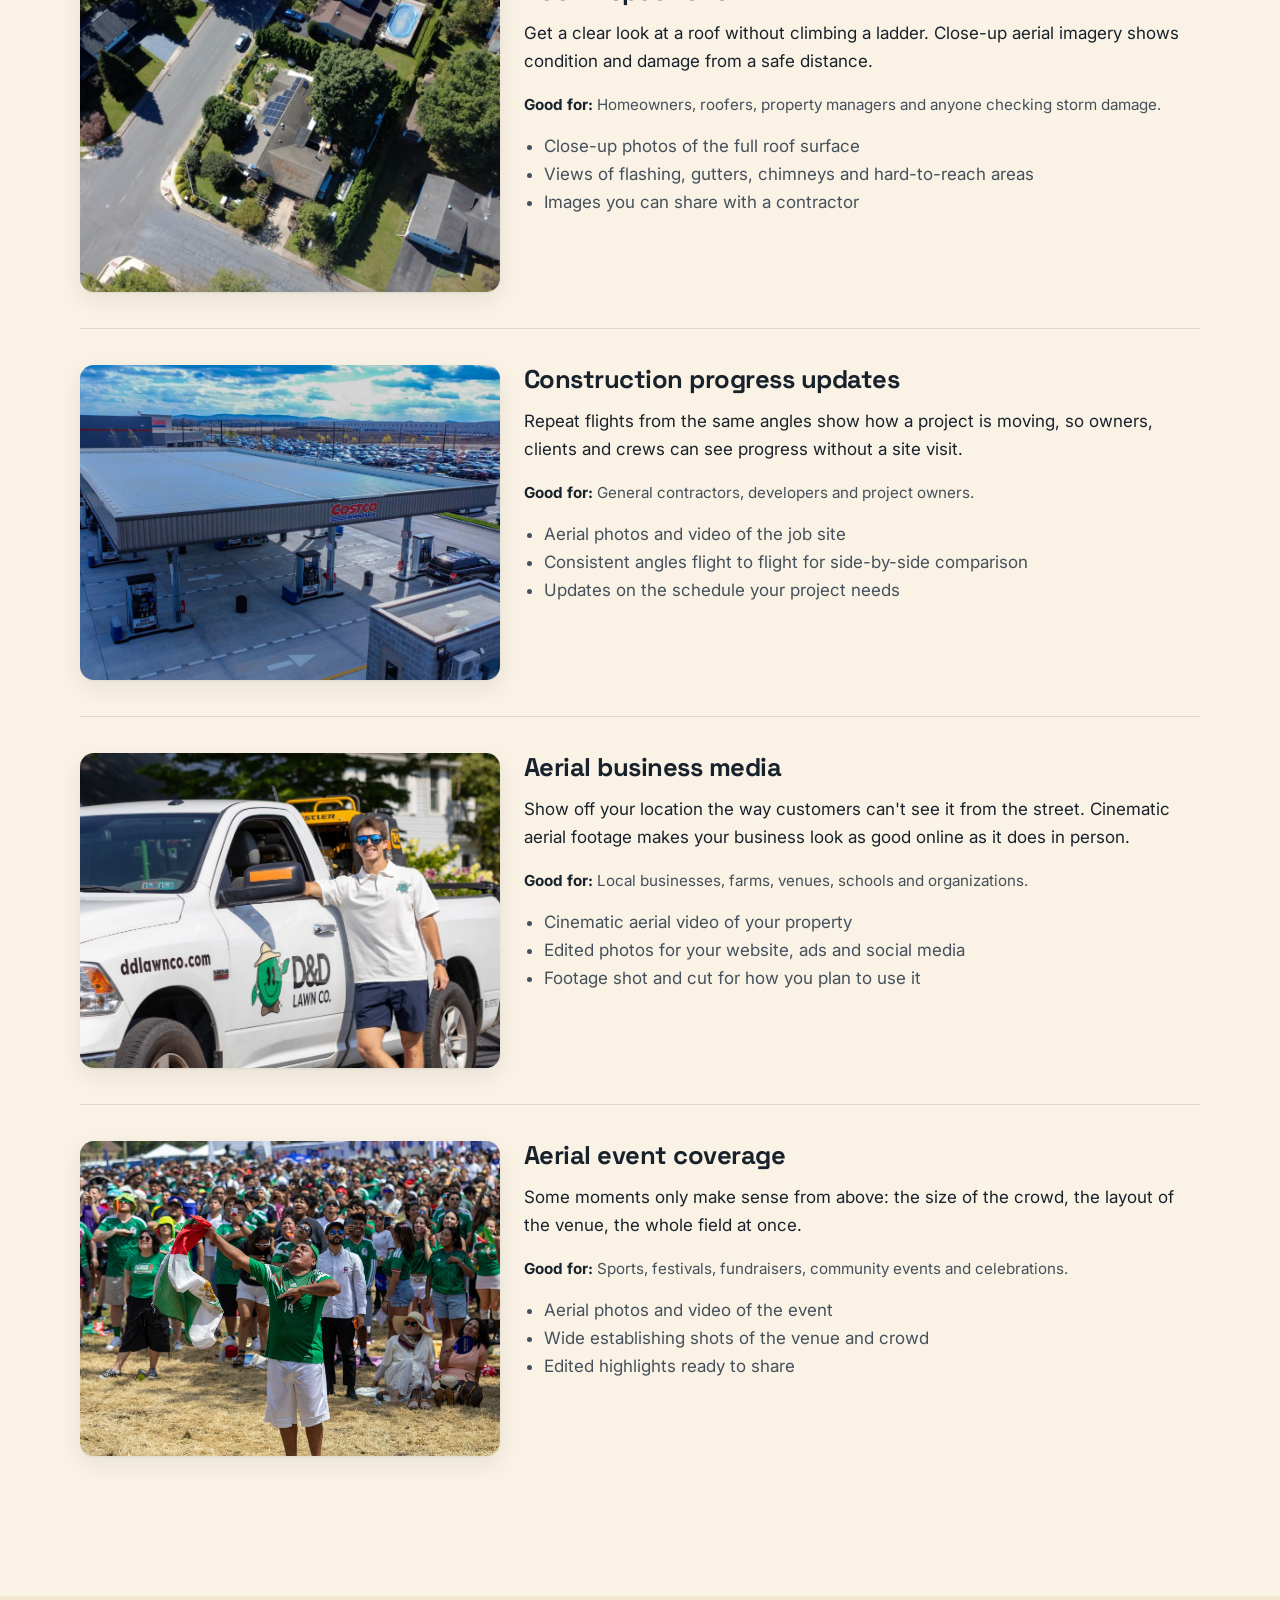
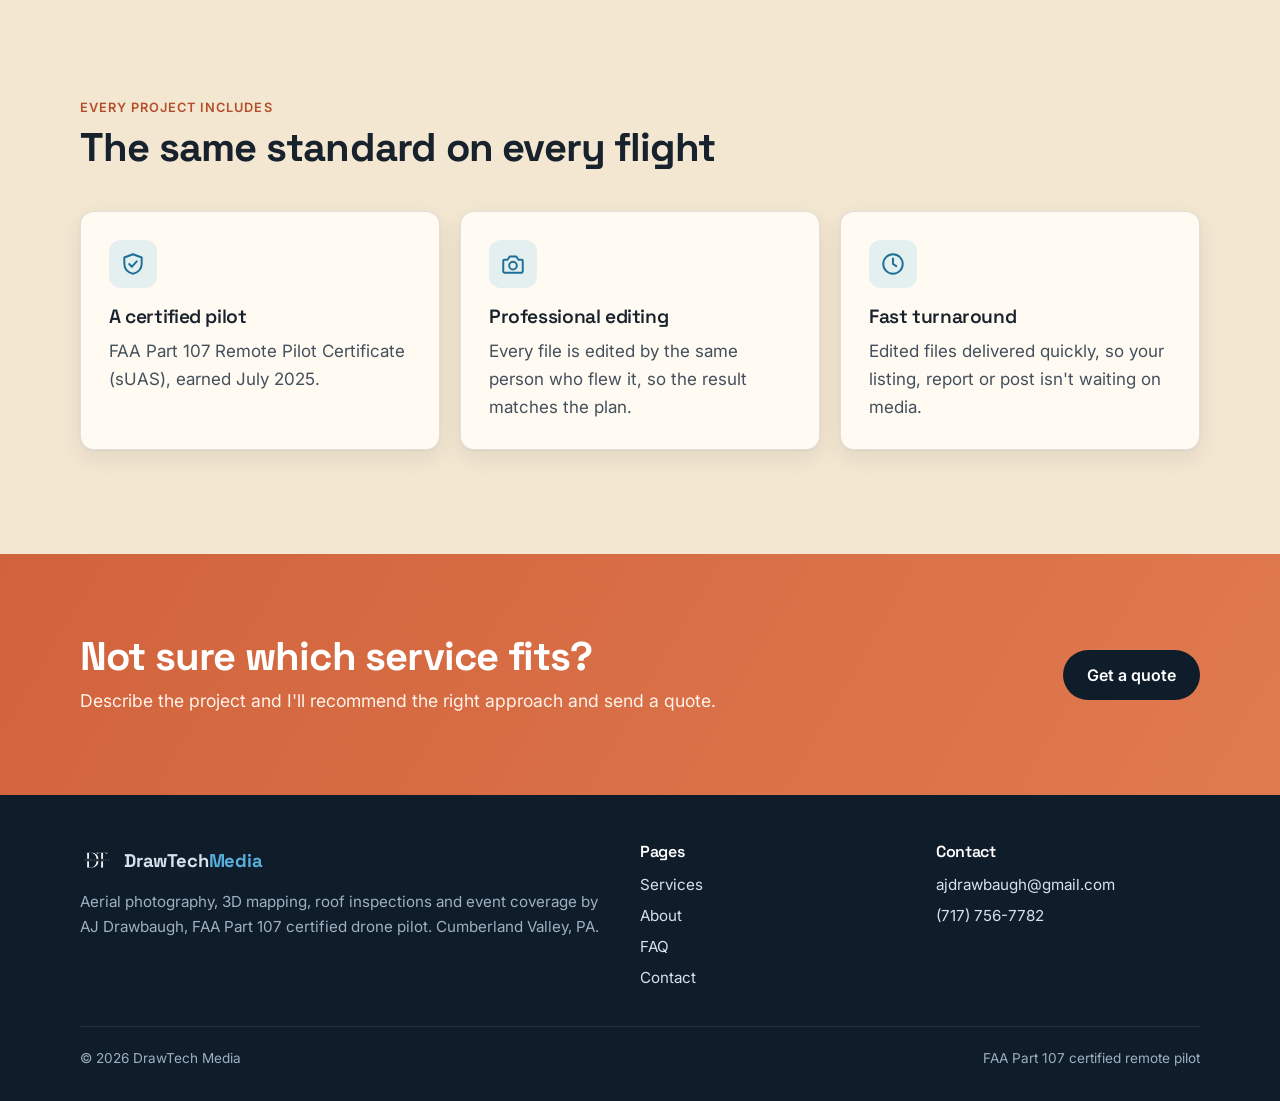
<file: services.html>
<!DOCTYPE html>
<html lang="en">
<head>
<meta charset="utf-8">
<meta name="viewport" content="width=device-width, initial-scale=1">
<meta name="theme-color" content="#0f1c2a">
<meta property="og:type" content="website">
<meta property="og:site_name" content="DrawTech Media">
<meta property="og:image" content="https://drawtechmedia.com/img/og.jpg">
<meta name="twitter:card" content="summary_large_image">
<link rel="icon" href="favicon.png" type="image/png">
<link rel="apple-touch-icon" href="apple-touch-icon.png">
<link rel="preconnect" href="https://fonts.googleapis.com">
<link rel="preconnect" href="https://fonts.gstatic.com" crossorigin>
<link href="https://fonts.googleapis.com/css2?family=Inter:wght@400;500;600&family=Space+Grotesk:wght@500;600;700&display=swap" rel="stylesheet">
<link rel="stylesheet" href="styles.css">
<title>Drone Services | DrawTech Media, Cumberland Valley PA</title>
<meta name="description" content="Aerial real estate photography, 3D mapping, roof inspections, construction progress and event coverage by an FAA Part 107 certified drone pilot.">
<link rel="canonical" href="https://drawtechmedia.com/services.html">
<meta property="og:title" content="Drone Services | DrawTech Media, Cumberland Valley PA">
<meta property="og:description" content="Aerial real estate photography, 3D mapping, roof inspections, construction progress and event coverage by an FAA Part 107 certified drone pilot.">
<meta property="og:url" content="https://drawtechmedia.com/services.html">
<script type="application/ld+json">
{"@context":"https://schema.org","@graph":[
{"@type":"Service","name":"Real estate photography","description":"Buyers scroll past ground-level photos. Aerial shots show the whole property at once: the house, the yard, the lot lines and what's nearby.","url":"https://drawtechmedia.com/services.html#real-estate","provider":{"@type":"LocalBusiness","@id":"https://drawtechmedia.com/#business","name":"DrawTech Media"},"areaServed":"Cumberland Valley, Pennsylvania"},
{"@type":"Service","name":"3D mapping","description":"Overlapping aerial images are processed into maps and 3D models you can measure and share, so you can understand a site without walking every foot of it.","url":"https://drawtechmedia.com/services.html#mapping","provider":{"@type":"LocalBusiness","@id":"https://drawtechmedia.com/#business","name":"DrawTech Media"},"areaServed":"Cumberland Valley, Pennsylvania"},
{"@type":"Service","name":"Roof inspections","description":"Get a clear look at a roof without climbing a ladder. Close-up aerial imagery shows condition and damage from a safe distance.","url":"https://drawtechmedia.com/services.html#roof","provider":{"@type":"LocalBusiness","@id":"https://drawtechmedia.com/#business","name":"DrawTech Media"},"areaServed":"Cumberland Valley, Pennsylvania"},
{"@type":"Service","name":"Construction progress updates","description":"Repeat flights from the same angles show how a project is moving, so owners, clients and crews can see progress without a site visit.","url":"https://drawtechmedia.com/services.html#construction","provider":{"@type":"LocalBusiness","@id":"https://drawtechmedia.com/#business","name":"DrawTech Media"},"areaServed":"Cumberland Valley, Pennsylvania"},
{"@type":"Service","name":"Aerial business media","description":"Show off your location the way customers can't see it from the street. Cinematic aerial footage makes your business look as good online as it does in person.","url":"https://drawtechmedia.com/services.html#business","provider":{"@type":"LocalBusiness","@id":"https://drawtechmedia.com/#business","name":"DrawTech Media"},"areaServed":"Cumberland Valley, Pennsylvania"},
{"@type":"Service","name":"Aerial event coverage","description":"Some moments only make sense from above: the size of the crowd, the layout of the venue, the whole field at once.","url":"https://drawtechmedia.com/services.html#events","provider":{"@type":"LocalBusiness","@id":"https://drawtechmedia.com/#business","name":"DrawTech Media"},"areaServed":"Cumberland Valley, Pennsylvania"}
]}
</script>
</head>
<body>
<a class="skip" href="#main">Skip to content</a>

<header class="site-header">
  <nav class="wrap nav" aria-label="Main">
    <a class="brand" href="index.html" aria-label="DrawTech Media home">
      <img src="img/logo-dt-white.png" alt="" width="34" height="34">
      <span>DrawTech<b>Media</b></span>
    </a>
    <ul>
      <li><a class="link" href="services.html" aria-current="page">Services</a></li>
      <li><a class="link hide-sm" href="index.html#about">About</a></li>
      <li><a class="link hide-sm" href="index.html#faq">FAQ</a></li>
      <li><a class="btn btn-primary btn-sm" href="contact.html">Get a quote</a></li>
    </ul>
  </nav>
</header>

<main id="main">
  <section class="hero page-hero hero-media" style="padding:0">
    <img class="hero-photo" src="img/costco-sky.jpg" alt="" aria-hidden="true">
    <div class="hero-shade" aria-hidden="true"></div>
    <div class="wrap">
      <div class="hero-inner">
        <span class="eyebrow">Services</span>
        <h1>Drone services, <em>flown and edited by one certified pilot.</em></h1>
        <p class="lede">Aerial photography, 3D mapping, roof inspections and event coverage for real estate, construction and local businesses in Pennsylvania's Cumberland Valley.</p>
        <div class="actions"><a class="btn btn-primary" href="contact.html">Get a quote</a></div>
      </div>
    </div>
  </section>

  <section>
    <div class="wrap">
      <article class="service" id="real-estate">
        <img class="service-img" src="img/house-aerial.jpg" alt="Drone photo of a home on a corner lot" loading="lazy">
        <div class="icon"><svg aria-hidden="true"><use href="icons.svg#i-home"/></svg></div>
        <div>
          <h2 style="font-size:1.6rem">Real estate photography</h2>
          <p>Buyers scroll past ground-level photos. Aerial shots show the whole property at once: the house, the yard, the lot lines and what's nearby.</p>
          <p class="for"><b>Good for:</b> Realtors, homeowners selling a property, land and commercial listings.</p>
          <ul><li>Edited aerial photos of the property and its surroundings</li><li>Aerial video for listing pages and social media</li><li>Angles that show lot size, layout and neighborhood context</li></ul>
        </div>
      </article>
      <article class="service" id="mapping">
        <img class="service-img" src="img/costco-aerial.jpg" alt="Top-down drone photo of a Costco fuel station" loading="lazy">
        <div class="icon"><svg aria-hidden="true"><use href="icons.svg#i-cube"/></svg></div>
        <div>
          <h2 style="font-size:1.6rem">3D mapping</h2>
          <p>Overlapping aerial images are processed into maps and 3D models you can measure and share, so you can understand a site without walking every foot of it.</p>
          <p class="for"><b>Good for:</b> Builders, contractors, property managers and landowners.</p>
          <ul><li>Top-down maps of a site or property</li><li>3D models of buildings and terrain</li><li>Data you can use for planning and documentation</li></ul>
        </div>
      </article>
      <article class="service" id="roof">
        <img class="service-img" src="img/drone-house-poster.jpg" alt="Aerial view over neighborhood rooftops" loading="lazy">
        <div class="icon ember"><svg aria-hidden="true"><use href="icons.svg#i-roof"/></svg></div>
        <div>
          <h2 style="font-size:1.6rem">Roof inspections</h2>
          <p>Get a clear look at a roof without climbing a ladder. Close-up aerial imagery shows condition and damage from a safe distance.</p>
          <p class="for"><b>Good for:</b> Homeowners, roofers, property managers and anyone checking storm damage.</p>
          <ul><li>Close-up photos of the full roof surface</li><li>Views of flashing, gutters, chimneys and hard-to-reach areas</li><li>Images you can share with a contractor</li></ul>
        </div>
      </article>
      <article class="service" id="construction">
        <img class="service-img" src="img/costco-sky.jpg" alt="Drone shot of a fuel station canopy under a dramatic sky" loading="lazy">
        <div class="icon ember"><svg aria-hidden="true"><use href="icons.svg#i-crane"/></svg></div>
        <div>
          <h2 style="font-size:1.6rem">Construction progress updates</h2>
          <p>Repeat flights from the same angles show how a project is moving, so owners, clients and crews can see progress without a site visit.</p>
          <p class="for"><b>Good for:</b> General contractors, developers and project owners.</p>
          <ul><li>Aerial photos and video of the job site</li><li>Consistent angles flight to flight for side-by-side comparison</li><li>Updates on the schedule your project needs</li></ul>
        </div>
      </article>
      <article class="service" id="business">
        <img class="service-img" src="img/dd-landscaping-truck.jpg" alt="D&amp;D Landscaping owner beside the branded company truck" loading="lazy">
        <div class="icon"><svg aria-hidden="true"><use href="icons.svg#i-briefcase"/></svg></div>
        <div>
          <h2 style="font-size:1.6rem">Aerial business media</h2>
          <p>Show off your location the way customers can't see it from the street. Cinematic aerial footage makes your business look as good online as it does in person.</p>
          <p class="for"><b>Good for:</b> Local businesses, farms, venues, schools and organizations.</p>
          <ul><li>Cinematic aerial video of your property</li><li>Edited photos for your website, ads and social media</li><li>Footage shot and cut for how you plan to use it</li></ul>
        </div>
      </article>
      <article class="service" id="events">
        <img class="service-img" src="img/fanfest-crowd.jpg" alt="Packed crowd at the FIFA Fan Festival in Philadelphia" loading="lazy">
        <div class="icon"><svg aria-hidden="true"><use href="icons.svg#i-event"/></svg></div>
        <div>
          <h2 style="font-size:1.6rem">Aerial event coverage</h2>
          <p>Some moments only make sense from above: the size of the crowd, the layout of the venue, the whole field at once.</p>
          <p class="for"><b>Good for:</b> Sports, festivals, fundraisers, community events and celebrations.</p>
          <ul><li>Aerial photos and video of the event</li><li>Wide establishing shots of the venue and crowd</li><li>Edited highlights ready to share</li></ul>
        </div>
      </article>
    </div>
  </section>

  <section class="alt">
    <div class="wrap">
      <div class="section-head">
        <span class="kicker">Every project includes</span>
        <h2>The same standard on every flight</h2>
      </div>
      <div class="grid grid-3">
        <div class="card"><div class="icon"><svg aria-hidden="true"><use href="icons.svg#i-shield"/></svg></div><h3>A certified pilot</h3><p>FAA Part 107 Remote Pilot Certificate (sUAS), earned July 2025.</p></div>
        <div class="card"><div class="icon"><svg aria-hidden="true"><use href="icons.svg#i-camera"/></svg></div><h3>Professional editing</h3><p>Every file is edited by the same person who flew it, so the result matches the plan.</p></div>
        <div class="card"><div class="icon"><svg aria-hidden="true"><use href="icons.svg#i-clock"/></svg></div><h3>Fast turnaround</h3><p>Edited files delivered quickly, so your listing, report or post isn't waiting on media.</p></div>
      </div>
    </div>
  </section>

  <div class="cta-band">
    <div class="wrap">
      <div>
        <h2>Not sure which service fits?</h2>
        <p>Describe the project and I'll recommend the right approach and send a quote.</p>
      </div>
      <a class="btn btn-dark" href="contact.html">Get a quote</a>
    </div>
  </div>
</main>

<footer class="site-footer">
  <div class="wrap">
    <div class="footer-grid">
      <div>
        <a class="brand" href="index.html"><img src="img/logo-dt-white.png" alt="" width="34" height="34"><span>DrawTech<b>Media</b></span></a>
        <p>Aerial photography, 3D mapping, roof inspections and event coverage by AJ Drawbaugh, FAA Part 107 certified drone pilot. Cumberland Valley, PA.</p>
      </div>
      <div>
        <h3>Pages</h3>
        <ul>
          <li><a href="services.html">Services</a></li>
          <li><a href="index.html#about">About</a></li>
          <li><a href="index.html#faq">FAQ</a></li>
          <li><a href="contact.html">Contact</a></li>
        </ul>
      </div>
      <div>
        <h3>Contact</h3>
        <ul>
          <li><a href="mailto:ajdrawbaugh@gmail.com">ajdrawbaugh@gmail.com</a></li>
          <li><a href="tel:+17177567782">(717) 756-7782</a></li>
        </ul>
      </div>
    </div>
    <div class="legal">
      <span>&copy; <span id="yr">2026</span> DrawTech Media</span>
      <span>FAA Part 107 certified remote pilot</span>
    </div>
  </div>
</footer>
<script>document.getElementById('yr').textContent=new Date().getFullYear();</script>
</body>
</html>
</file>
<file: styles.css>
/* DrawTech Media — shared styles */
:root {
  --cream: #faf2e4;
  --cream-2: #f3e7d2;
  --ink: #18222d;
  --ink-2: #44505c;
  --navy: #0f1c2a;
  --navy-2: #172a3d;
  --sky: #57b1dc;
  --sky-ink: #1d6f97;
  --ember: #d1633c;
  --ember-ink: #b44f2a;
  --line: rgba(24, 34, 45, 0.12);
  --radius: 14px;
  --shadow: 0 1px 2px rgba(15, 28, 42, .06), 0 8px 24px rgba(15, 28, 42, .08);
  --max: 1120px;
  --font-head: "Space Grotesk", system-ui, sans-serif;
  --font-body: "Inter", system-ui, -apple-system, "Segoe UI", sans-serif;
}

*, *::before, *::after { box-sizing: border-box; }
html { overflow-x: clip; scroll-behavior: smooth; -webkit-text-size-adjust: 100%; }
body {
  margin: 0;
  background: var(--cream);
  color: var(--ink);
  font: 400 1.0625rem/1.65 var(--font-body);
  -webkit-font-smoothing: antialiased;
  overflow-x: clip;
}
img, svg { max-width: 100%; display: block; }
a { color: var(--sky-ink); text-underline-offset: 3px; }
a:hover { color: var(--ember-ink); }
h1, h2, h3 { font-family: var(--font-head); line-height: 1.15; letter-spacing: -0.02em; margin: 0 0 .5em; }
h1 { font-size: clamp(2.2rem, 5.5vw, 3.75rem); font-weight: 700; }
h2 { font-size: clamp(1.7rem, 3.6vw, 2.5rem); font-weight: 700; }
h3 { font-size: 1.2rem; font-weight: 600; }
p { margin: 0 0 1em; }

.wrap { width: min(100% - 32px, var(--max)); margin-inline: auto; }
.skip { position: absolute; left: -999px; }
.skip:focus { left: 16px; top: 16px; z-index: 100; background: #fff; padding: 8px 12px; border-radius: 8px; }
:focus-visible { outline: 3px solid var(--sky); outline-offset: 2px; border-radius: 4px; }

/* Header */
.site-header {
  position: sticky; top: 0; z-index: 50;
  background: rgba(15, 28, 42, .92);
  backdrop-filter: saturate(140%) blur(10px);
  -webkit-backdrop-filter: saturate(140%) blur(10px);
  border-bottom: 1px solid rgba(255,255,255,.08);
}
.nav { display: flex; align-items: center; justify-content: space-between; gap: 16px; height: 64px; }
.brand { display: flex; align-items: center; gap: 10px; color: #fff; text-decoration: none; font: 700 1.15rem var(--font-head); letter-spacing: -0.01em; }
.brand:hover { color: #fff; }
.brand svg { width: 30px; height: 30px; }
.brand span b { color: var(--sky); font-weight: 700; }
.nav ul { display: flex; align-items: center; gap: 4px; list-style: none; margin: 0; padding: 0; }
.nav a.link { color: #d7e2ec; text-decoration: none; font-weight: 500; font-size: .95rem; padding: 8px 12px; border-radius: 8px; }
.nav a.link:hover, .nav a.link[aria-current="page"] { color: #fff; background: rgba(255,255,255,.08); }
@media (max-width: 640px) {
  .nav a.link.hide-sm { display: none; }
  .nav a.link { padding: 8px 8px; }
}

/* Buttons */
.btn {
  display: inline-flex; align-items: center; justify-content: center; gap: 8px;
  font: 600 1rem var(--font-body);
  padding: 13px 22px; border-radius: 999px; border: 2px solid transparent;
  white-space: nowrap; text-decoration: none; cursor: pointer; transition: transform .15s ease, background .15s ease;
}
.btn:hover { transform: translateY(-1px); }
.btn-primary { background: var(--ember); color: #fff; }
.btn-primary:hover { background: var(--ember-ink); color: #fff; }
.btn-ghost { border-color: rgba(255,255,255,.35); color: #fff; }
.btn-ghost:hover { border-color: #fff; color: #fff; }
.btn-dark { background: var(--ink); color: #fff; }
.btn-dark:hover { background: var(--navy-2); color: #fff; }
.btn-sm { padding: 8px 16px; font-size: .9rem; }

/* Hero */
.hero { position: relative; overflow: hidden; background: radial-gradient(1200px 600px at 80% -10%, #21405e 0%, var(--navy) 60%); color: #e8eef4; }
.hero .bg { position: absolute; inset: 0; width: 100%; height: 100%; opacity: .55; pointer-events: none; }
.hero-inner { position: relative; padding: clamp(64px, 11vw, 132px) 0 clamp(56px, 9vw, 112px); max-width: 760px; }
.eyebrow {
  display: inline-flex; align-items: center; gap: 8px;
  font: 600 .8rem var(--font-body); letter-spacing: .08em; text-transform: uppercase;
  color: var(--sky); margin-bottom: 18px;
}
.eyebrow::before { content: ""; width: 8px; height: 8px; border-radius: 50%; background: var(--ember); box-shadow: 0 0 0 4px rgba(209,99,60,.25); }
.hero h1 { color: #fff; }
.hero h1 em { font-style: normal; color: var(--sky); }
.hero .lede { font-size: clamp(1.05rem, 2vw, 1.25rem); color: #c3d0dc; max-width: 640px; }
.actions { display: flex; flex-wrap: wrap; gap: 12px; margin-top: 28px; }
.trust { display: flex; flex-wrap: wrap; gap: 10px 24px; margin-top: 36px; padding: 0; list-style: none; font-size: .92rem; color: #aebccb; }
.trust li { display: flex; align-items: center; gap: 8px; }
.trust svg { width: 18px; height: 18px; color: var(--sky); flex: none; }

.page-hero .hero-inner { padding: clamp(56px, 8vw, 96px) 0 clamp(48px, 7vw, 80px); }

/* Sections */
section { padding: clamp(56px, 9vw, 104px) 0; }
.section-head { max-width: 680px; margin-bottom: 40px; }
.section-head p { color: var(--ink-2); font-size: 1.1rem; }
.kicker { font: 600 .8rem var(--font-body); letter-spacing: .08em; text-transform: uppercase; color: var(--ember-ink); margin-bottom: 10px; display: block; }
.alt { background: var(--cream-2); }
.dark { background: var(--navy); color: #e3eaf1; }
.dark h2, .dark h3 { color: #fff; }
.dark .section-head p { color: #b5c3d1; }
.dark .kicker { color: var(--sky); }

/* Cards */
.grid { display: grid; gap: 20px; }
.grid-3 { grid-template-columns: repeat(auto-fit, minmax(280px, 1fr)); }
.grid-2 { grid-template-columns: repeat(auto-fit, minmax(300px, 1fr)); }
.card {
  background: #fffaf2; border: 1px solid var(--line); border-radius: var(--radius);
  padding: 28px; box-shadow: var(--shadow);
}
.card p { color: var(--ink-2); margin-bottom: 0; }
.icon {
  width: 48px; height: 48px; border-radius: 12px; display: grid; place-items: center;
  background: rgba(87,177,220,.16); color: var(--sky-ink); margin-bottom: 18px;
}
.icon svg { width: 26px; height: 26px; }
.icon.ember { background: rgba(209,99,60,.14); color: var(--ember-ink); }
a.card { text-decoration: none; color: inherit; transition: transform .15s ease, border-color .15s ease; display: block; }
a.card:hover { transform: translateY(-3px); border-color: var(--sky); color: inherit; }
.card .more { display: inline-block; margin-top: 14px; font-weight: 600; color: var(--sky-ink); }

/* Value strip */
.values { display: grid; gap: 28px; grid-template-columns: repeat(auto-fit, minmax(240px, 1fr)); }
.value h3 { display: flex; align-items: center; gap: 10px; }
.value h3 svg { width: 24px; height: 24px; color: var(--sky); flex: none; }
.value p { color: #b5c3d1; margin: 0; }

/* Steps */
.steps { list-style: none; padding: 0; margin: 0; display: grid; gap: 20px; grid-template-columns: repeat(auto-fit, minmax(220px, 1fr)); counter-reset: step; }
.steps li { position: relative; padding: 24px; border-radius: var(--radius); background: #fffaf2; border: 1px solid var(--line); }
.steps li::before {
  counter-increment: step; content: counter(step, decimal-leading-zero);
  font: 700 .95rem var(--font-head); color: var(--ember-ink);
  display: block; margin-bottom: 10px;
}
.steps p { color: var(--ink-2); margin: 0; }

/* About */
.about { display: grid; gap: 40px; grid-template-columns: minmax(0, 340px) minmax(0, 1fr); align-items: center; }
.about img { width: 100%; height: auto; border-radius: 50%; aspect-ratio: 1; object-fit: cover; border: 6px solid #fffaf2; box-shadow: var(--shadow); }
.about blockquote { margin: 24px 0 0; padding: 0 0 0 18px; border-left: 4px solid var(--ember); font: 600 1.35rem/1.3 var(--font-head); color: var(--ink); }
.facts { list-style: none; padding: 0; margin: 20px 0 0; display: grid; gap: 10px; }
.facts li { display: flex; gap: 10px; align-items: flex-start; }
.facts svg { width: 20px; height: 20px; color: var(--sky-ink); flex: none; margin-top: 4px; }
@media (max-width: 760px) {
  .about { grid-template-columns: 1fr; text-align: left; }
  .about img { max-width: 240px; }
}

/* Service detail */
.service { display: grid; gap: 24px; grid-template-columns: 64px minmax(0, 1fr); padding: 36px 0; border-top: 1px solid var(--line); scroll-margin-top: 80px; }
.service:first-child { border-top: 0; padding-top: 0; }
.service .icon { width: 64px; height: 64px; border-radius: 16px; margin: 0; }
.service .icon svg { width: 32px; height: 32px; }
.service ul { margin: 12px 0 0; padding-left: 1.2em; color: var(--ink-2); }
.service .for { font-size: .95rem; color: var(--ink-2); }
.service .for b { color: var(--ink); }
@media (max-width: 560px) { .service { grid-template-columns: 1fr; } }

/* FAQ */
.faq { max-width: 800px; }
.faq details { border-bottom: 1px solid var(--line); padding: 18px 0; }
.faq summary { cursor: pointer; list-style: none; font: 600 1.1rem var(--font-head); display: flex; justify-content: space-between; gap: 16px; }
.faq summary::-webkit-details-marker { display: none; }
.faq summary::after { content: "+"; font-size: 1.5rem; line-height: 1; color: var(--ember-ink); transition: transform .2s ease; }
.faq details[open] summary::after { transform: rotate(45deg); }
.faq details p { margin: 12px 0 0; color: var(--ink-2); }

/* CTA band */
.cta-band { background: linear-gradient(120deg, var(--ember) 0%, #e07a4f 100%); color: #fff; padding: clamp(48px, 7vw, 80px) 0; }
.cta-band .wrap { display: flex; flex-wrap: wrap; align-items: center; justify-content: space-between; gap: 24px; }
.cta-band h2 { color: #fff; margin: 0 0 6px; }
.cta-band p { margin: 0; color: #fff3ec; font-size: 1.1rem; }
.cta-band .btn-dark { background: var(--navy); }

/* Contact */
.contact-grid { display: grid; gap: 32px; grid-template-columns: minmax(0, 1fr) minmax(0, 1.4fr); align-items: start; }
@media (max-width: 820px) { .contact-grid { grid-template-columns: 1fr; } }
.contact-method { display: flex; gap: 16px; align-items: flex-start; padding: 20px 0; border-bottom: 1px solid var(--line); }
.contact-method:first-of-type { padding-top: 0; }
.contact-method .icon { margin: 0; flex: none; }
.contact-method h3 { margin-bottom: 2px; }
.contact-method a { font-weight: 600; font-size: 1.1rem; word-break: break-word; }
form .row { display: grid; gap: 16px; grid-template-columns: 1fr 1fr; }
@media (max-width: 560px) { form .row { grid-template-columns: 1fr; } }
label { display: block; font-weight: 600; font-size: .92rem; margin-bottom: 6px; }
input, select, textarea {
  width: 100%; font: inherit; font-size: 1rem; color: var(--ink);
  background: #fff; border: 1px solid rgba(24,34,45,.22); border-radius: 10px; padding: 12px 14px;
}
input:focus, select:focus, textarea:focus { outline: none; border-color: var(--sky-ink); box-shadow: 0 0 0 3px rgba(87,177,220,.3); }
textarea { min-height: 140px; resize: vertical; }
.field { margin-bottom: 16px; }
.form-note { font-size: .88rem; color: var(--ink-2); margin-top: 12px; }

/* Footer */
.site-footer { background: var(--navy); color: #9fb0c1; padding: 48px 0 32px; font-size: .95rem; }
.footer-grid { display: grid; gap: 32px; grid-template-columns: 2fr 1fr 1fr; }
@media (max-width: 720px) { .footer-grid { grid-template-columns: 1fr; } }
.site-footer h3 { color: #fff; font-size: 1rem; margin-bottom: 10px; }
.site-footer ul { list-style: none; padding: 0; margin: 0; display: grid; gap: 6px; }
.site-footer a { color: #d7e2ec; text-decoration: none; }
.site-footer a:hover { color: var(--sky); }
.site-footer .brand { margin-bottom: 12px; }
.legal { border-top: 1px solid rgba(255,255,255,.08); margin-top: 36px; padding-top: 20px; font-size: .85rem; display: flex; flex-wrap: wrap; justify-content: space-between; gap: 8px; }

@media (prefers-reduced-motion: reduce) {
  html { scroll-behavior: auto; }
  * { transition: none !important; animation: none !important; }
}

/* ---------- Photography ---------- */
.brand img { width: 34px; height: 34px; }

/* Media heroes (video or photo behind text) */
.hero-media .hero-video, .hero-media .hero-photo {
  position: absolute; inset: 0; width: 100%; height: 100%; object-fit: cover;
}
.hero-media .hero-shade {
  position: absolute; inset: 0;
  background: linear-gradient(90deg, rgba(15,28,42,.92) 0%, rgba(15,28,42,.72) 45%, rgba(15,28,42,.35) 100%),
              linear-gradient(0deg, rgba(15,28,42,.6) 0%, rgba(15,28,42,0) 40%);
}
@media (max-width: 720px) {
  .hero-media .hero-shade { background: rgba(15,28,42,.78); }
}
@media (prefers-reduced-motion: reduce) { .hero-video { display: none; } .hero-media { background: url(img/drone-house-poster.jpg) center/cover; } }

/* Client logos */
.clients { background: var(--navy-2); border-top: 1px solid rgba(255,255,255,.08); padding: 22px 0; }
.clients .wrap { display: flex; flex-wrap: wrap; align-items: center; justify-content: center; gap: 18px 44px; }
.clients span { font: 600 .8rem var(--font-body); letter-spacing: .08em; text-transform: uppercase; color: #9fb0c1; }
.clients img { height: 34px; width: auto; }

/* Photo cards */
.card-photo { padding: 0; overflow: hidden; }
.card-photo .card-img { width: 100%; aspect-ratio: 16 / 10; object-fit: cover; transition: transform .4s ease; }
.card-photo:hover .card-img { transform: scale(1.04); }
.card-photo .icon { margin: -24px 0 14px 28px; position: relative; background: #fffaf2; box-shadow: var(--shadow); }
.card-photo .icon.ember { background: #fffaf2; }
.card-photo h3, .card-photo p, .card-photo .more { margin-left: 28px; margin-right: 28px; }
.card-photo .more { margin-bottom: 26px; }

/* Services page photos */
.service { grid-template-columns: minmax(0, 420px) minmax(0, 1fr); align-items: start; }
.service > .icon { display: none; }
.service-img { width: 100%; aspect-ratio: 4 / 3; object-fit: cover; border-radius: var(--radius); box-shadow: var(--shadow); }
@media (max-width: 760px) { .service { grid-template-columns: 1fr; } }

/* Gallery */
.gallery { display: grid; gap: 12px; grid-template-columns: repeat(4, minmax(0, 1fr)); }
@media (max-width: 900px) { .gallery { grid-template-columns: repeat(3, minmax(0, 1fr)); } }
@media (max-width: 560px) { .gallery { grid-template-columns: repeat(2, minmax(0, 1fr)); gap: 8px; } }
.shot { position: relative; display: block; overflow: hidden; border-radius: 10px; aspect-ratio: 1; background: var(--navy); }
.shot img { width: 100%; height: 100%; object-fit: cover; transition: transform .4s ease, opacity .2s; }
.shot:hover img { transform: scale(1.06); opacity: .9; }
.shot span {
  position: absolute; left: 10px; bottom: 10px; padding: 3px 10px; border-radius: 999px;
  background: rgba(15,28,42,.78); color: #fff; font: 600 .75rem var(--font-body);
}
.lightbox { border: 0; padding: 0; background: transparent; max-width: min(1200px, 94vw); max-height: 94vh; }
.lightbox::backdrop { background: rgba(8,14,22,.9); }
.lightbox img { max-width: 100%; max-height: 84vh; border-radius: 10px; margin: 0 auto; }
.lightbox p { color: #d7e2ec; text-align: center; margin: 12px 0 0; }
.lb-close { position: fixed; top: 14px; right: 18px; background: none; border: 0; color: #fff; font-size: 2.4rem; line-height: 1; cursor: pointer; }

/* About photos */
.about-photos { position: relative; padding: 0 0 48px 0; }
.about-photos .about-main { width: 100%; aspect-ratio: 4 / 5; object-fit: cover; border-radius: var(--radius); box-shadow: var(--shadow); border: 0; }
.about-photos .about-inset {
  position: absolute; right: -24px; bottom: 0; width: 58%; aspect-ratio: 3 / 2; object-fit: cover;
  border-radius: 12px; border: 6px solid var(--cream); box-shadow: var(--shadow);
}
.about img { border-radius: var(--radius); }
@media (max-width: 760px) {
  .about-photos { max-width: 360px; }
  .about-photos .about-inset { right: 0; }
  .about img { max-width: none; }
}
</file>
